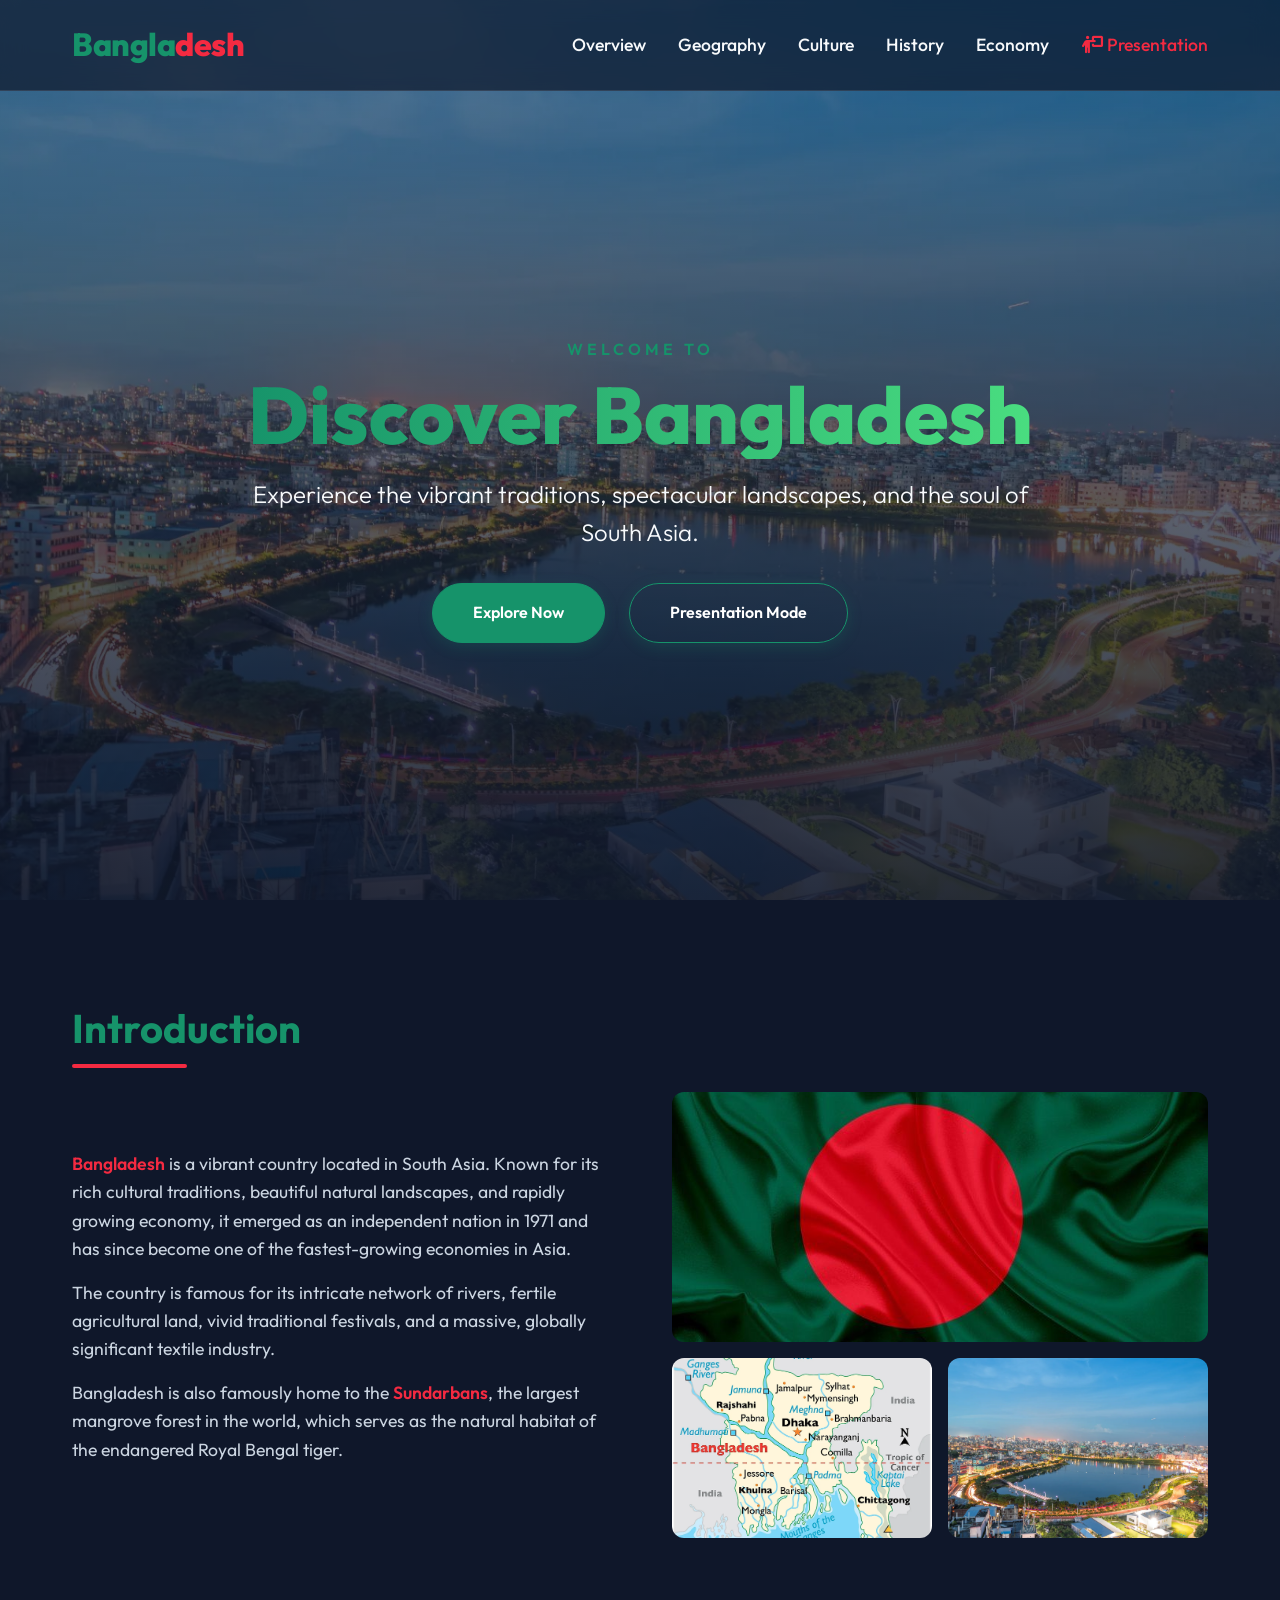
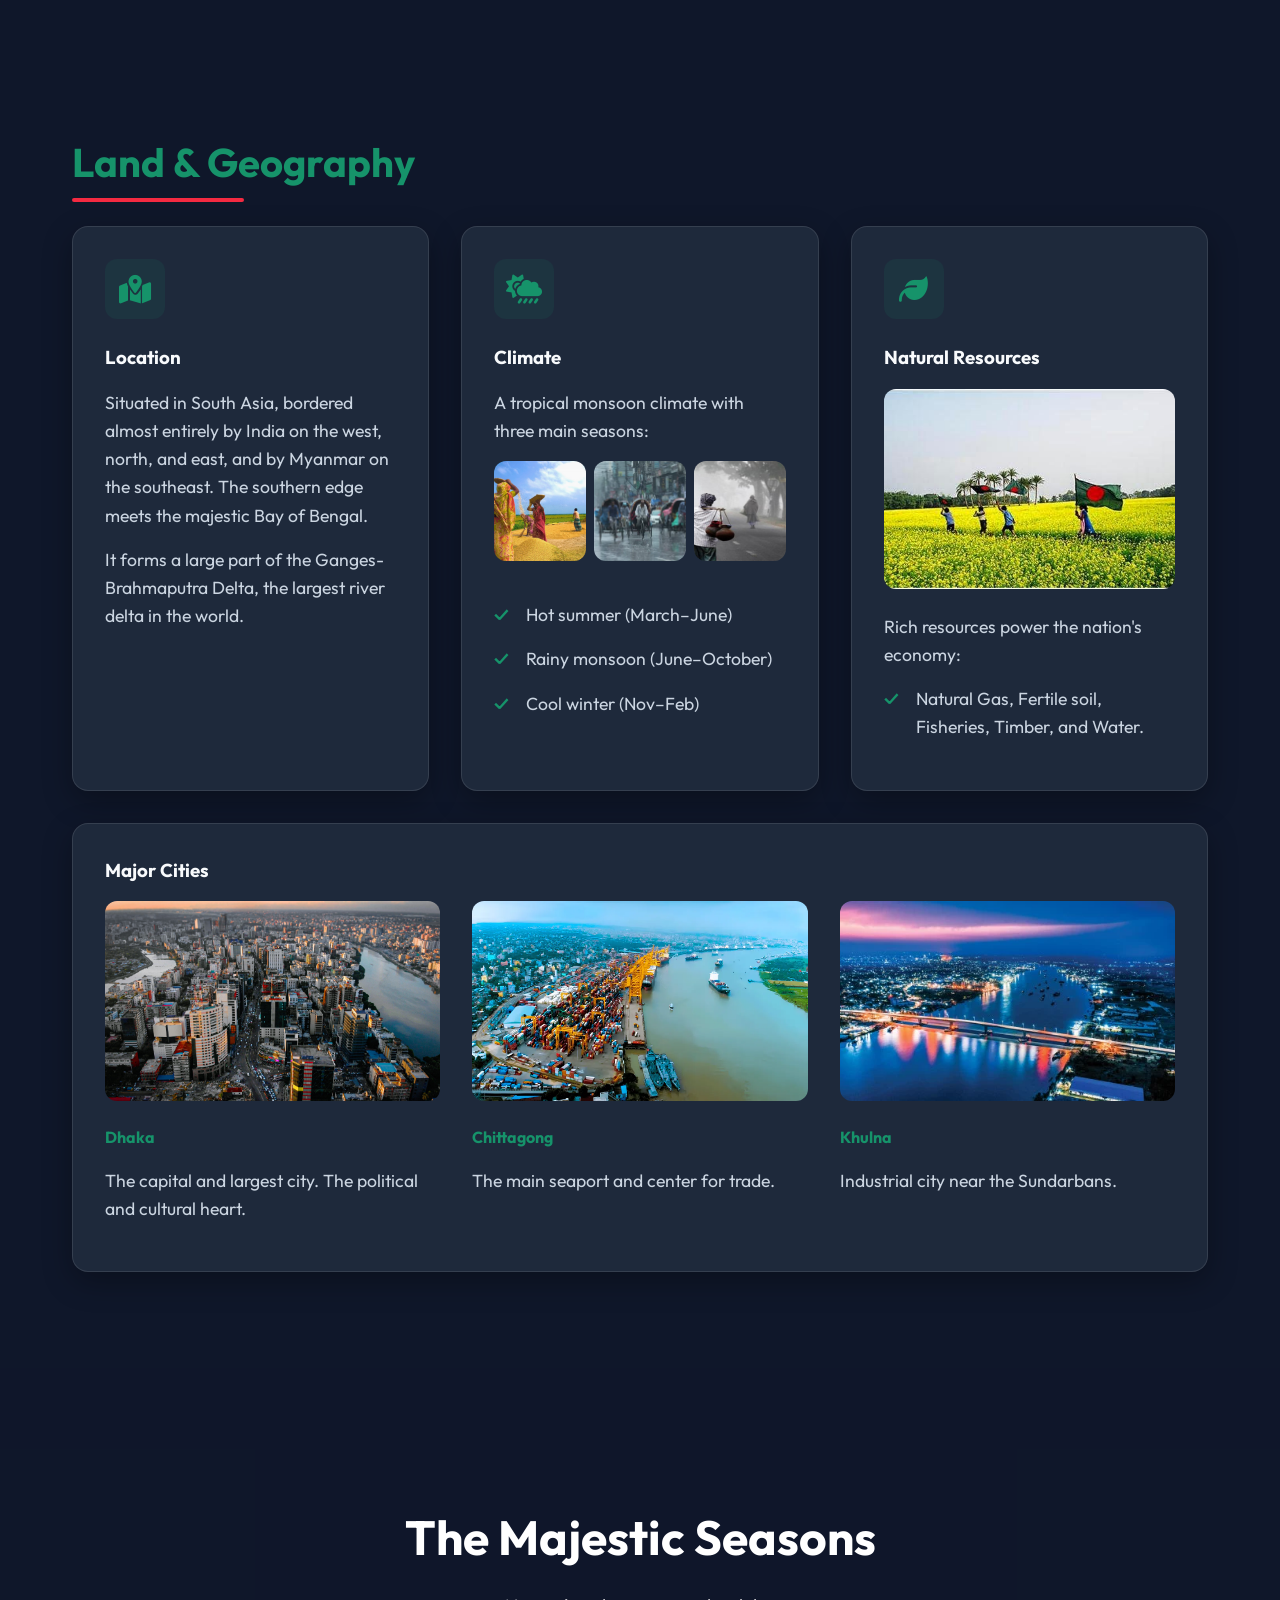
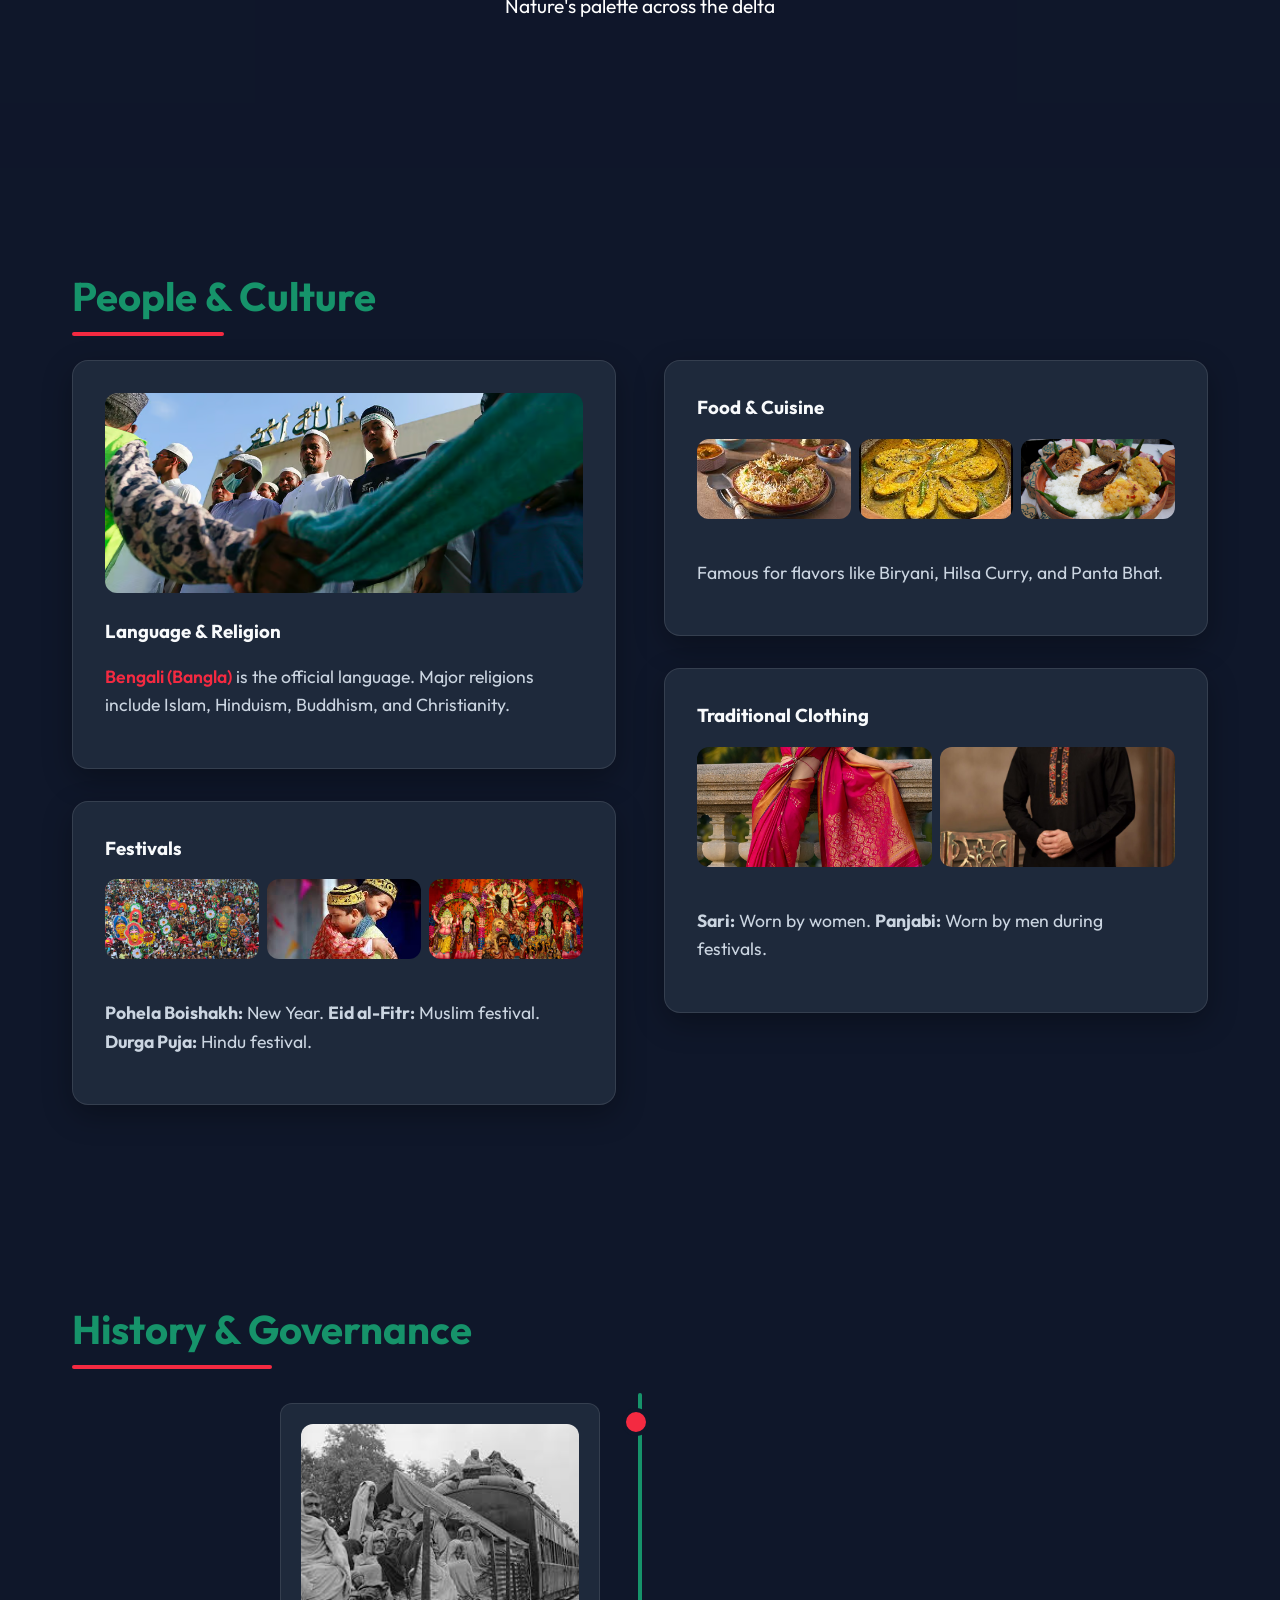
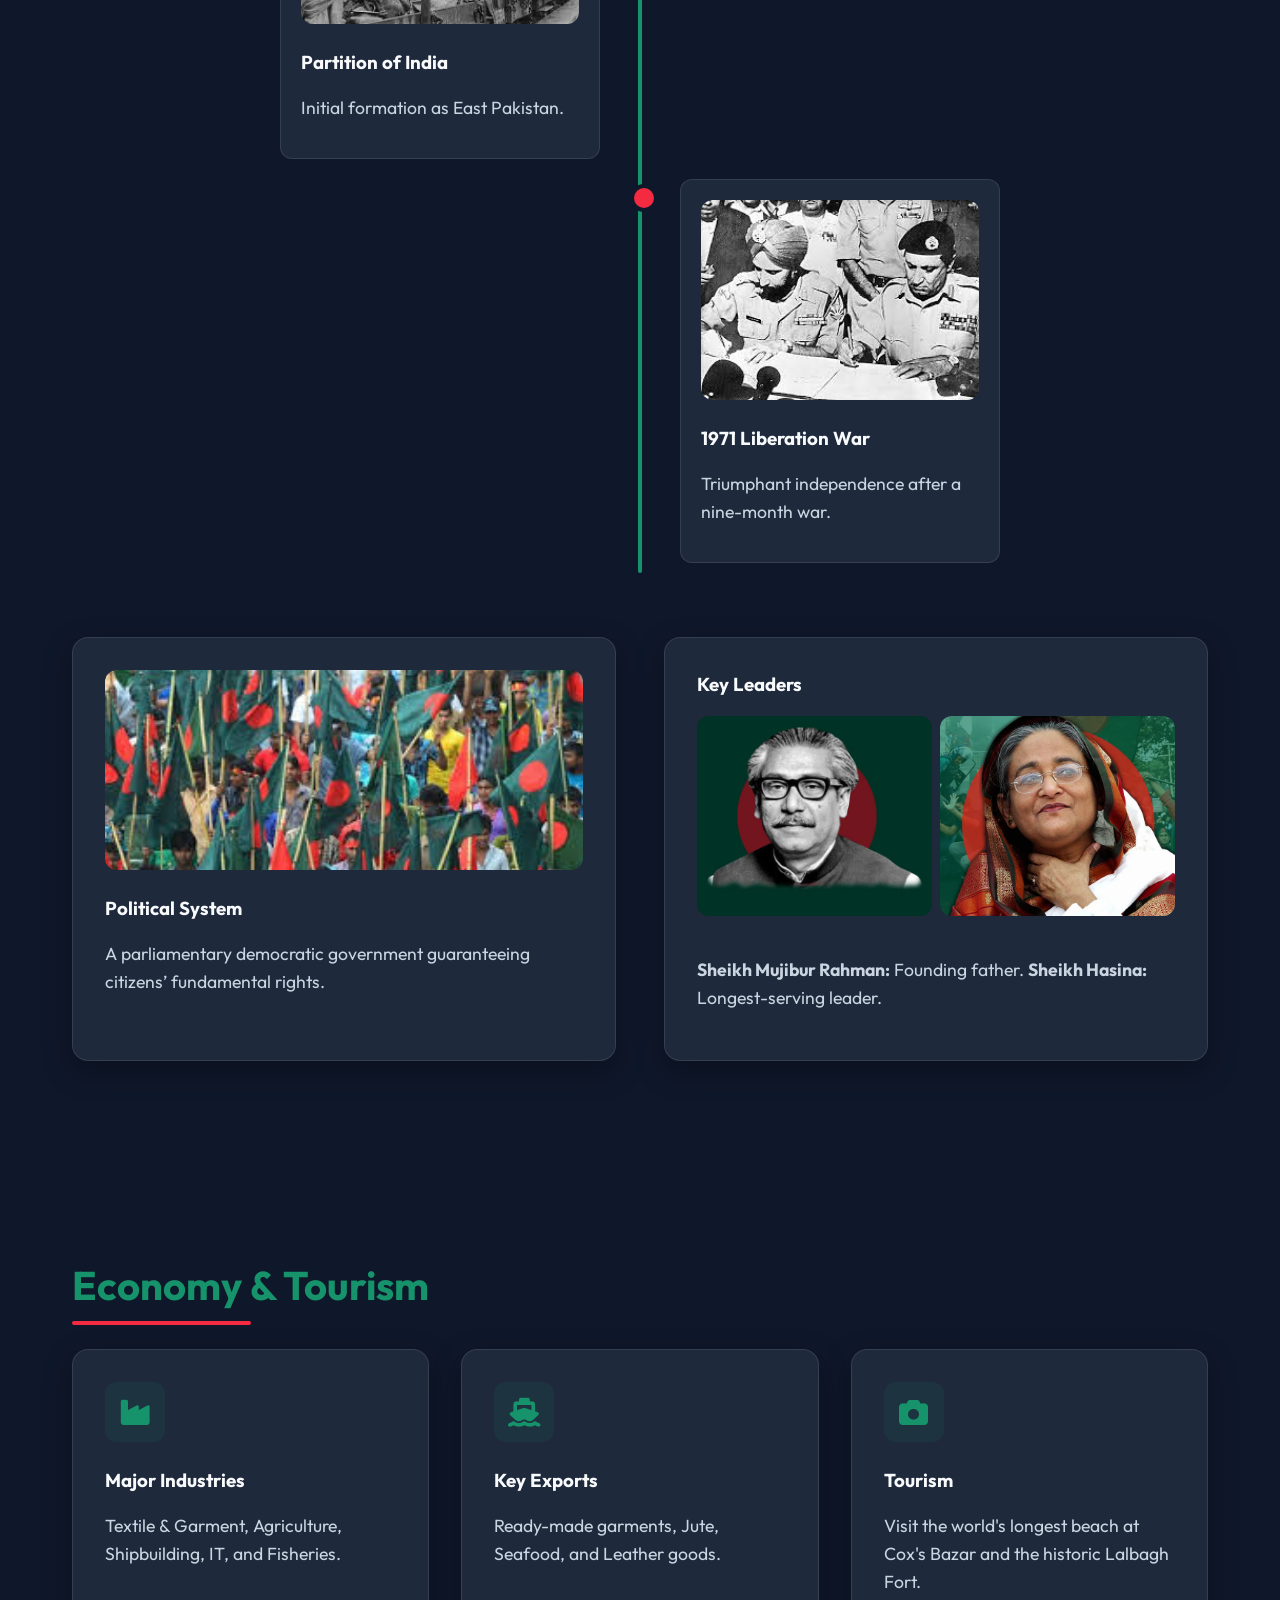
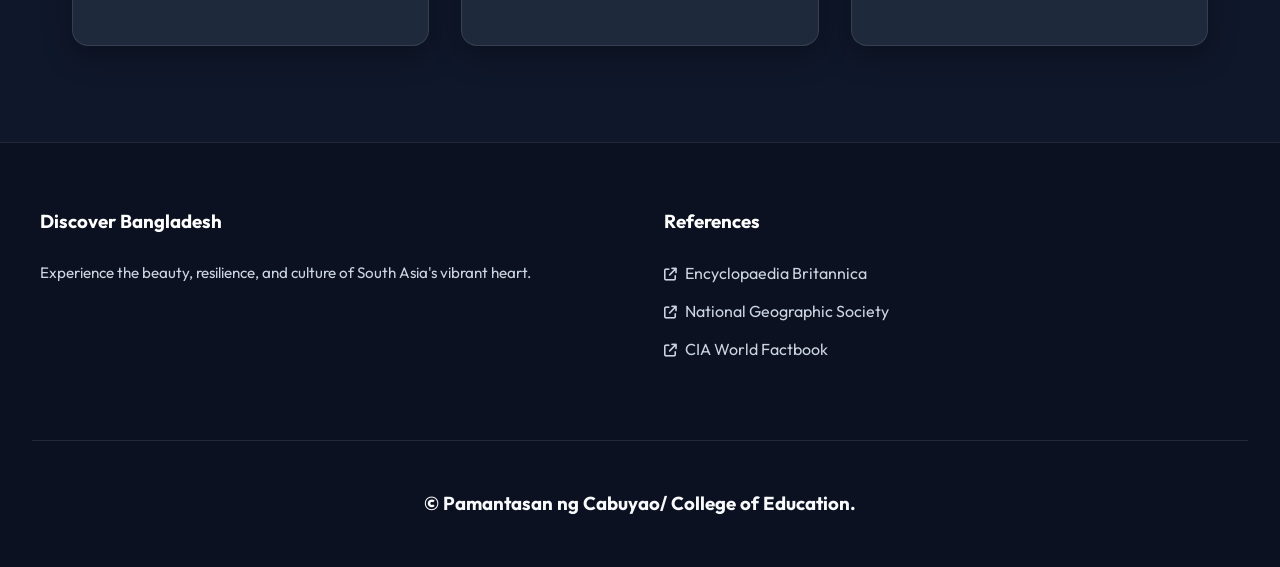
<file: index.html>
<!DOCTYPE html>
<html lang="en">

<head>
  <meta charset="UTF-8">
  <meta name="viewport" content="width=device-width, initial-scale=1.0">
  <meta name="description"
    content="Discover Bangladesh - A vibrant country in South Asia with rich cultural traditions, beautiful natural landscapes, and a fast-growing economy.">
  <title>Discover Bangladesh</title>

  <!-- Modern Fonts -->
  <link rel="preconnect" href="https://fonts.googleapis.com">
  <link rel="preconnect" href="https://fonts.gstatic.com" crossorigin>
  <link
    href="https://fonts.googleapis.com/css2?family=Inter:wght@300;400;500;600&family=Outfit:wght@400;600;700;800&display=swap"
    rel="stylesheet">

  <!-- CSS -->
  <link rel="stylesheet" href="styles.css">

  <!-- FontAwesome for Icons -->
  <link rel="stylesheet" href="https://cdnjs.cloudflare.com/ajax/libs/font-awesome/6.4.0/css/all.min.css">
</head>

<body>

  <!-- Header & Navigation -->
  <header>
    <div class="nav-container">
      <a href="#home" class="logo">Bangla<span>desh</span></a>
      <button class="menu-btn">&#9776;</button>
      <ul class="nav-links">
        <li><a href="#overview">Overview</a></li>
        <li><a href="#geography">Geography</a></li>
        <li><a href="#culture">Culture</a></li>
        <li><a href="#history">History</a></li>
        <li><a href="#economy">Economy</a></li>
        <li><a href="presentation.html" class="presentation-link"><i class="fa-solid fa-person-chalkboard"></i>
            Presentation</a></li>
      </ul>
    </div>
  </header>

  <!-- Hero Section -->
  <section id="home" class="hero"
    style="background-image: linear-gradient(rgba(15, 23, 42, 0.4), rgba(15, 23, 42, 0.9)), url('assets/ASSETS2/bangladesh.jpg');">
    <div class="hero-content">
      <span class="welcome-text">Welcome to</span>
      <h1 class="hero-title">Discover Bangladesh</h1>
      <p class="hero-subtitle">Experience the vibrant traditions, spectacular landscapes, and the soul of South Asia.
      </p>
      <div class="hero-btns">
        <a href="#overview" class="hero-btn">Explore Now</a>
        <a href="presentation.html" class="hero-btn slide-btn">Presentation Mode</a>
      </div>
    </div>
  </section>

  <!-- Overview Section -->
  <section id="overview" class="section-container hidden-element">
    <h2 class="hidden-element">Introduction</h2>
    <div class="overview-grid">
      <div class="hidden-element">
        <p><span class="highlight-text">Bangladesh</span> is a vibrant country located in South Asia. Known for its rich
          cultural traditions, beautiful natural landscapes, and rapidly growing economy, it emerged as an independent
          nation in 1971 and has since become one of the fastest-growing economies in Asia.</p>
        <p>The country is famous for its intricate network of rivers, fertile agricultural land, vivid traditional
          festivals, and a massive, globally significant textile industry.</p>
        <p>Bangladesh is also famously home to the <span class="highlight-text">Sundarbans</span>, the largest mangrove
          forest in the world, which serves as the natural habitat of the endangered Royal Bengal tiger.</p>
      </div>
      <div class="overview-images hidden-element">
        <img src="assets/ASSETS2/flag.jpg" alt="Flag of Bangladesh">
        <img src="assets/ASSETS2/map.jpg" alt="Map of Bangladesh">
        <img src="assets/ASSETS2/bangladesh.jpg" alt="Scenic Landscape">
      </div>
    </div>
  </section>

  <!-- Land and Geography -->
  <section id="geography" class="section-container">
    <h2 class="hidden-element">Land & Geography</h2>

    <div class="grid-3">
      <!-- Location -->
      <div class="glass-card hidden-element">
        <div class="icon-box"><i class="fa-solid fa-map-location-dot"></i></div>
        <h3>Location</h3>
        <p>Situated in South Asia, bordered almost entirely by India on the west, north, and east, and by Myanmar on the
          southeast. The southern edge meets the majestic Bay of Bengal.</p>
        <p>It forms a large part of the Ganges-Brahmaputra Delta, the largest river delta in the world.</p>
      </div>

      <!-- Climate -->
      <div class="glass-card hidden-element">
        <div class="icon-box"><i class="fa-solid fa-cloud-sun-rain"></i></div>
        <h3>Climate</h3>
        <p>A tropical monsoon climate with three main seasons:</p>
        <div class="grid-3" style="gap: 0.5rem; margin-top: 1rem;">
          <div class="card-image-wrapper"><img src="assets/ASSETS2/hotsummer.jpg" alt="Summer" style="height: 100px;">
          </div>
          <div class="card-image-wrapper"><img src="assets/ASSETS2/rainmonsoon.jpg" alt="Monsoon"
              style="height: 100px;"></div>
          <div class="card-image-wrapper"><img src="assets/ASSETS2/Winter-Season-in-Bangladesh.jpg" alt="Winter"
              style="height: 100px;"></div>
        </div>
        <ul class="feature-list" style="margin-top: 1rem;">
          <li>Hot summer (March–June)</li>
          <li>Rainy monsoon (June–October)</li>
          <li>Cool winter (Nov–Feb)</li>
        </ul>
      </div>

      <!-- Natural Resources -->
      <div class="glass-card hidden-element">
        <div class="icon-box"><i class="fa-solid fa-leaf"></i></div>
        <h3>Natural Resources</h3>
        <div class="card-image-wrapper">
          <img src="assets/ASSETS2/naturalresources.jpg" alt="Natural Resources">
        </div>
        <p>Rich resources power the nation's economy:</p>
        <ul class="feature-list">
          <li>Natural Gas, Fertile soil, Fisheries, Timber, and Water.</li>
        </ul>
      </div>
    </div>

    <!-- Major Cities -->
    <div class="glass-card hidden-element" style="margin-top: 2rem;">
      <h3>Major Cities</h3>
      <div class="grid-3" style="margin-top: 1rem;">
        <div>
          <div class="card-image-wrapper"><img src="assets/ASSETS2/dhaka.jpg" alt="Dhaka"></div>
          <h4 style="color:var(--primary-light)">Dhaka</h4>
          <p>The capital and largest city. The political and cultural heart.</p>
        </div>
        <div>
          <div class="card-image-wrapper"><img src="assets/ASSETS2/Chittagong.jpg" alt="Chittagong"></div>
          <h4 style="color:var(--primary-light)">Chittagong</h4>
          <p>The main seaport and center for trade.</p>
        </div>
        <div>
          <div class="card-image-wrapper"><img src="assets/ASSETS2/Khulna.jpg" alt="Khulna"></div>
          <h4 style="color:var(--primary-light)">Khulna</h4>
          <p>Industrial city near the Sundarbans.</p>
        </div>
      </div>
    </div>
  </section>

  <!-- Visual Break Banner -->
  <div class="image-banner" style="background-image: url('assets/ASSETS2/Winter-Season-in-Bangladesh.jpg');">
    <div class="banner-content hidden-element">
      <h2>The Majestic Seasons</h2>
      <p style="color: #fff; font-size: 1.2rem; margin-top: 1rem;">Nature's palette across the delta</p>
    </div>
  </div>

  <!-- People & Culture -->
  <section id="culture" class="section-container">
    <h2 class="hidden-element">People & Culture</h2>

    <div class="grid-2">
      <div class="hidden-element">
        <div class="glass-card" style="margin-bottom: 2rem;">
          <div class="card-image-wrapper"><img src="assets/ASSETS2/religion.jpg" alt="Religion"></div>
          <h3>Language & Religion</h3>
          <p><span class="highlight-text">Bengali (Bangla)</span> is the official language. Major religions include
            Islam, Hinduism, Buddhism, and Christianity.</p>
        </div>

        <div class="glass-card">
          <h3>Festivals</h3>
          <div class="grid-3" style="gap: 0.5rem;">
            <div class="card-image-wrapper"><img src="assets/ASSETS2/Pohela.jpg" alt="Pohela Boishakh"
                style="height:80px;"></div>
            <div class="card-image-wrapper"><img src="assets/ASSETS2/Eid al-Fitr.jpg" alt="Eid" style="height:80px;">
            </div>
            <div class="card-image-wrapper"><img src="assets/ASSETS2/DurgaPuja.jpg" alt="Durga Puja"
                style="height:80px;"></div>
          </div>
          <p style="margin-top:1rem;"><strong>Pohela Boishakh:</strong> New Year. <strong>Eid al-Fitr:</strong> Muslim
            festival. <strong>Durga Puja:</strong> Hindu festival.</p>
        </div>
      </div>

      <div class="hidden-element">
        <div class="glass-card" style="margin-bottom: 2rem;">
          <h3>Food & Cuisine</h3>
          <div class="grid-3" style="gap: 0.5rem;">
            <div class="card-image-wrapper"><img src="assets/ASSETS2/Biryani.jpg" alt="Biryani" style="height:80px;">
            </div>
            <div class="card-image-wrapper"><img src="assets/ASSETS2/Hilsa fish curry.jpg" alt="Hilsa"
                style="height:80px;"></div>
            <div class="card-image-wrapper"><img src="assets/ASSETS2/Panta Bhat.jpg" alt="Panta Bhat"
                style="height:80px;"></div>
          </div>
          <p style="margin-top:1rem;">Famous for flavors like Biryani, Hilsa Curry, and Panta Bhat.</p>
        </div>

        <div class="glass-card">
          <h3>Traditional Clothing</h3>
          <div class="grid-2" style="gap: 0.5rem;">
            <div class="card-image-wrapper"><img src="assets/ASSETS2/Saree.jpg" alt="Sari" style="height:120px;"></div>
            <div class="card-image-wrapper"><img src="assets/ASSETS2/Panjabi.jpg" alt="Panjabi" style="height:120px;">
            </div>
          </div>
          <p style="margin-top:1rem;"><strong>Sari:</strong> Worn by women. <strong>Panjabi:</strong> Worn by men during
            festivals.</p>
        </div>
      </div>
    </div>
  </section>

  <!-- History & Government -->
  <section id="history" class="section-container">
    <h2 class="hidden-element">History & Governance</h2>

    <div class="timeline hidden-element">
      <div class="timeline-item left">
        <div class="timeline-content">
          <div class="card-image-wrapper"><img src="assets/ASSETS2/Partition of India.jpg" alt="Partition"></div>
          <h3>Partition of India</h3>
          <p>Initial formation as East Pakistan.</p>
        </div>
      </div>
      <div class="timeline-item right">
        <div class="timeline-content">
          <div class="card-image-wrapper"><img src="assets/ASSETS2/Bangladesh Liberation War.jpg" alt="Liberation War">
          </div>
          <h3>1971 Liberation War</h3>
          <p>Triumphant independence after a nine-month war.</p>
        </div>
      </div>
    </div>

    <div class="grid-2" style="margin-top: 4rem;">
      <div class="glass-card hidden-element">
        <div class="card-image-wrapper"><img src="assets/ASSETS2/politicalsystem.jpg" alt="Political System"></div>
        <h3>Political System</h3>
        <p>A parliamentary democratic government guaranteeing citizens’ fundamental rights.</p>
      </div>

      <div class="glass-card hidden-element">
        <h3>Key Leaders</h3>
        <div class="grid-2" style="gap: 0.5rem;">
          <div class="card-image-wrapper"><img src="assets/ASSETS2/Sheikh Mujibur Rahman.jpg" alt="Mujib"></div>
          <div class="card-image-wrapper"><img src="assets/ASSETS2/Sheikh Hasina.jpg" alt="Hasina"></div>
        </div>
        <p style="margin-top:1rem;"><strong>Sheikh Mujibur Rahman:</strong> Founding father. <strong>Sheikh
            Hasina:</strong> Longest-serving leader.</p>
      </div>
    </div>
  </section>

  <!-- Economy & Tourism -->
  <section id="economy" class="section-container">
    <h2 class="hidden-element">Economy & Tourism</h2>

    <div class="grid-3">
      <div class="glass-card hidden-element">
        <div class="icon-box"><i class="fa-solid fa-industry"></i></div>
        <h3>Major Industries</h3>
        <p>Textile & Garment, Agriculture, Shipbuilding, IT, and Fisheries.</p>
      </div>

      <div class="glass-card hidden-element">
        <div class="icon-box"><i class="fa-solid fa-ship"></i></div>
        <h3>Key Exports</h3>
        <p>Ready-made garments, Jute, Seafood, and Leather goods.</p>
      </div>

      <div class="glass-card hidden-element">
        <div class="icon-box"><i class="fa-solid fa-camera"></i></div>
        <h3>Tourism</h3>
        <p>Visit the world's longest beach at Cox's Bazar and the historic Lalbagh Fort.</p>
      </div>
    </div>
  </section>

  <!-- Footer -->
  <footer>
    <div class="footer-content">
      <div class="footer-section">
        <h3>Discover Bangladesh</h3>
        <p style="color: var(--text-muted); font-size: 0.95rem;">Experience the beauty, resilience, and culture of South
          Asia's vibrant heart.</p>
      </div>

      <div class="footer-section">
        <h3>References</h3>
        <ul class="footer-links">
          <li><a href="https://www.britannica.com" target="_blank"><i class="fa-solid fa-arrow-up-right-from-square"
                style="font-size: 0.8rem; margin-right: 0.5rem;"></i>Encyclopaedia Britannica</a></li>
          <li><a href="https://www.nationalgeographic.com" target="_blank"><i
                class="fa-solid fa-arrow-up-right-from-square"
                style="font-size: 0.8rem; margin-right: 0.5rem;"></i>National Geographic Society</a></li>
          <li><a href="https://www.cia.gov/the-world-factbook/" target="_blank"><i
                class="fa-solid fa-arrow-up-right-from-square" style="font-size: 0.8rem; margin-right: 0.5rem;"></i>CIA
              World Factbook</a></li>
        </ul>
      </div>
    </div>

    <div class="copyright">
      <p>
      <h3>&copy; Pamantasan ng Cabuyao/ College of Education.</h3>
      </p>
    </div>
  </footer>

  <!-- Scripts -->
  <script src="script.js"></script>
</body>

</html>
</file>
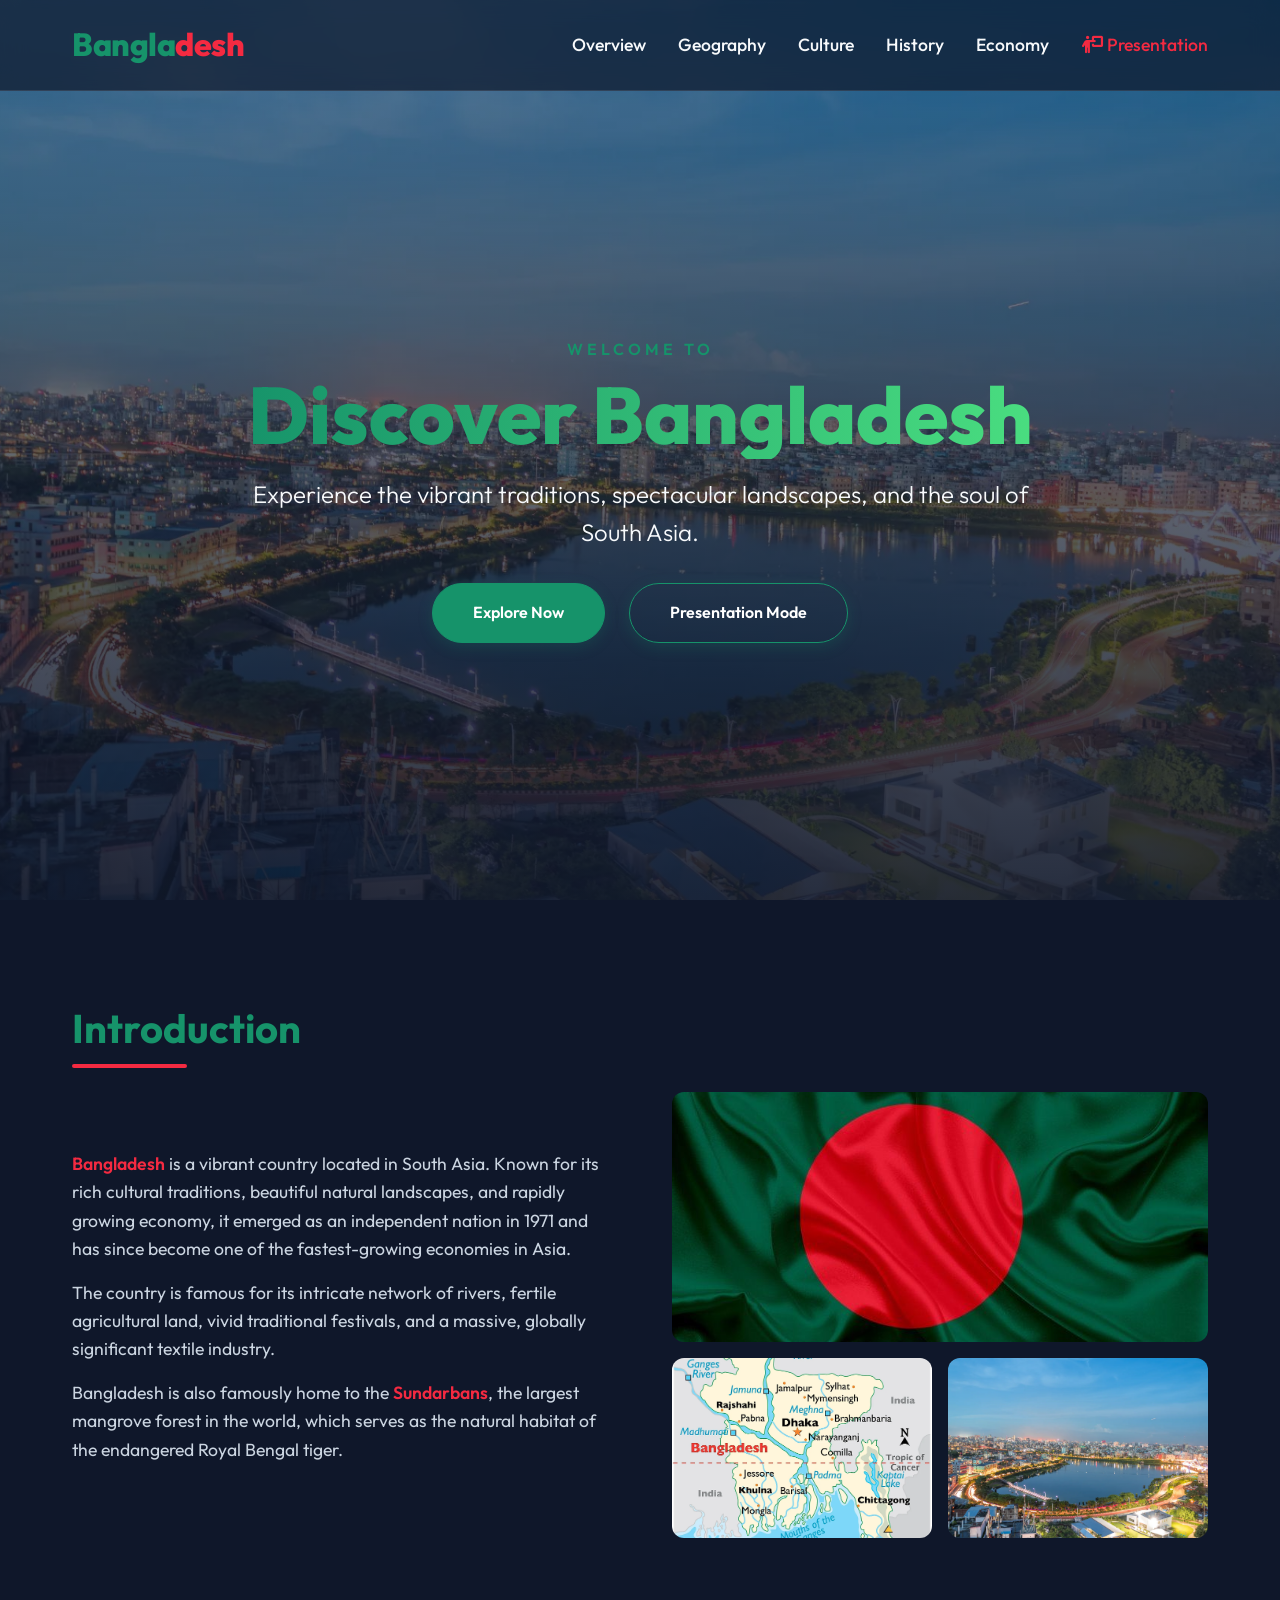
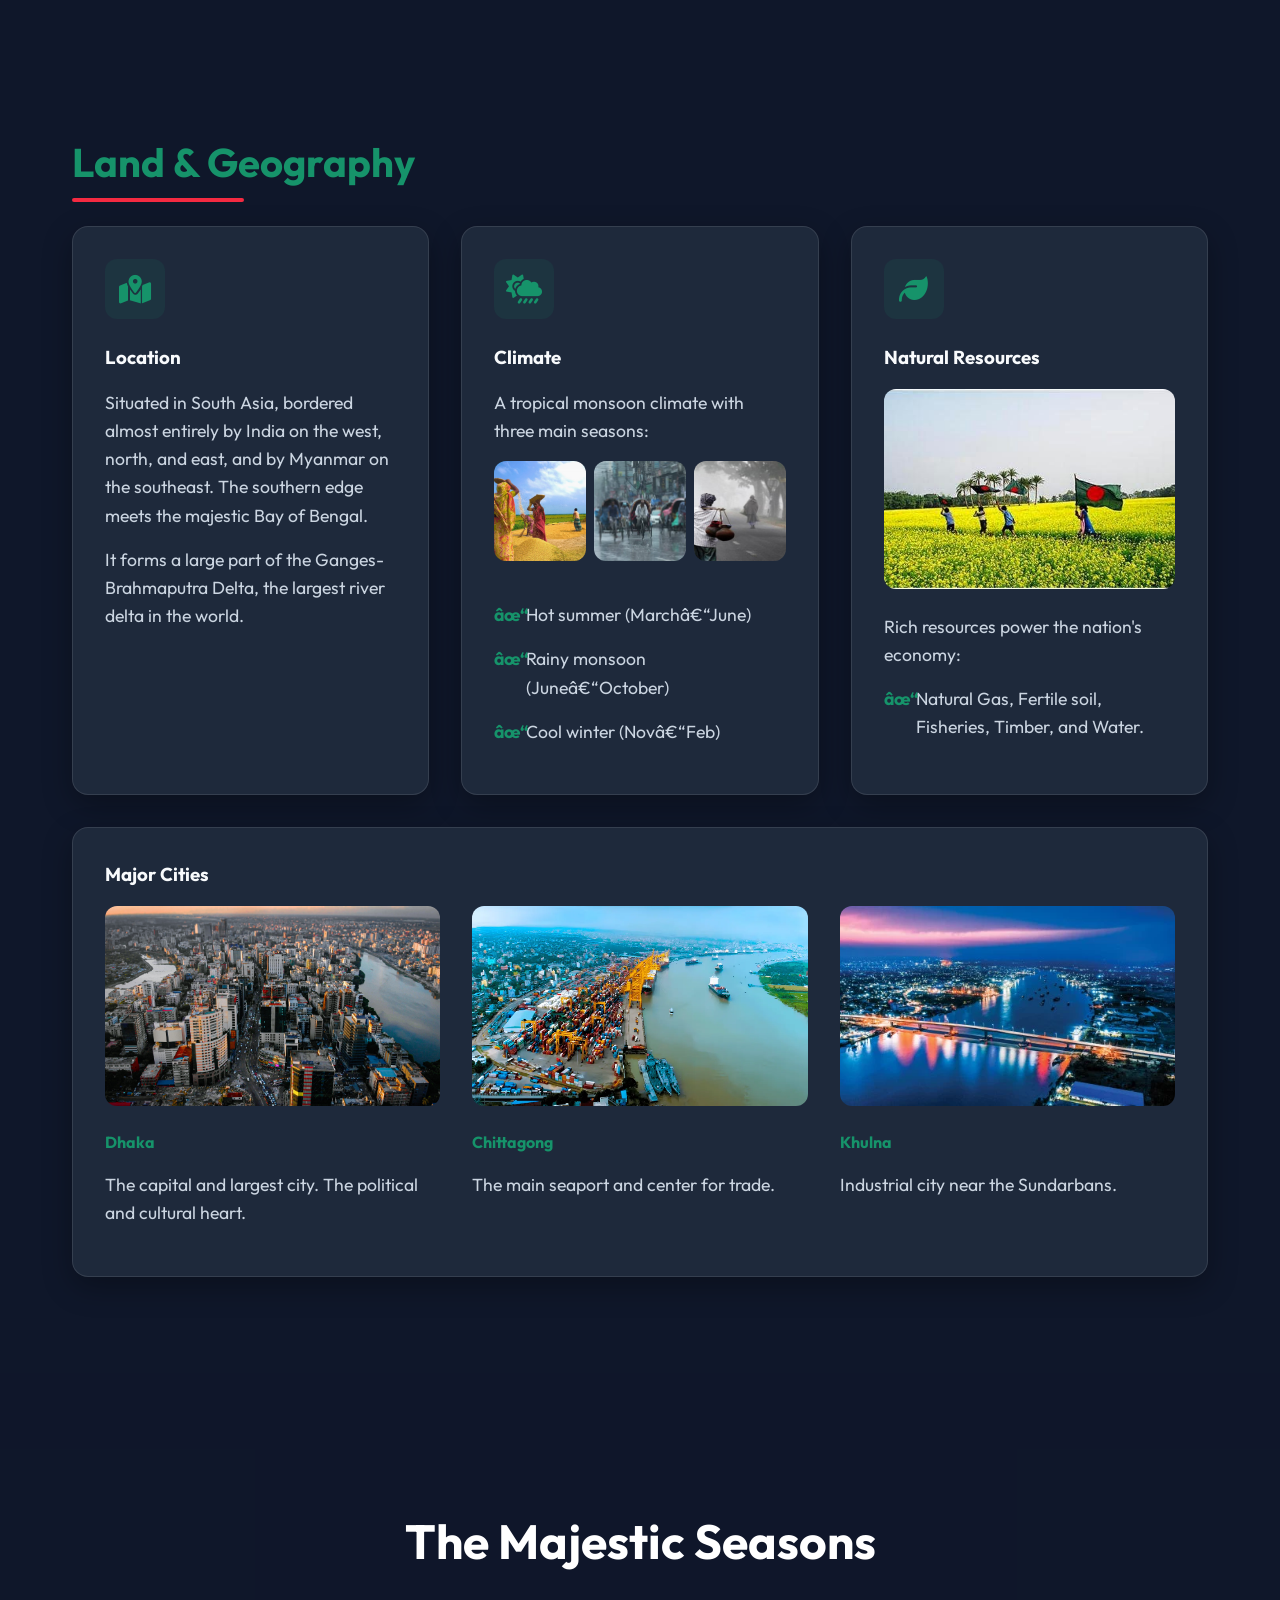
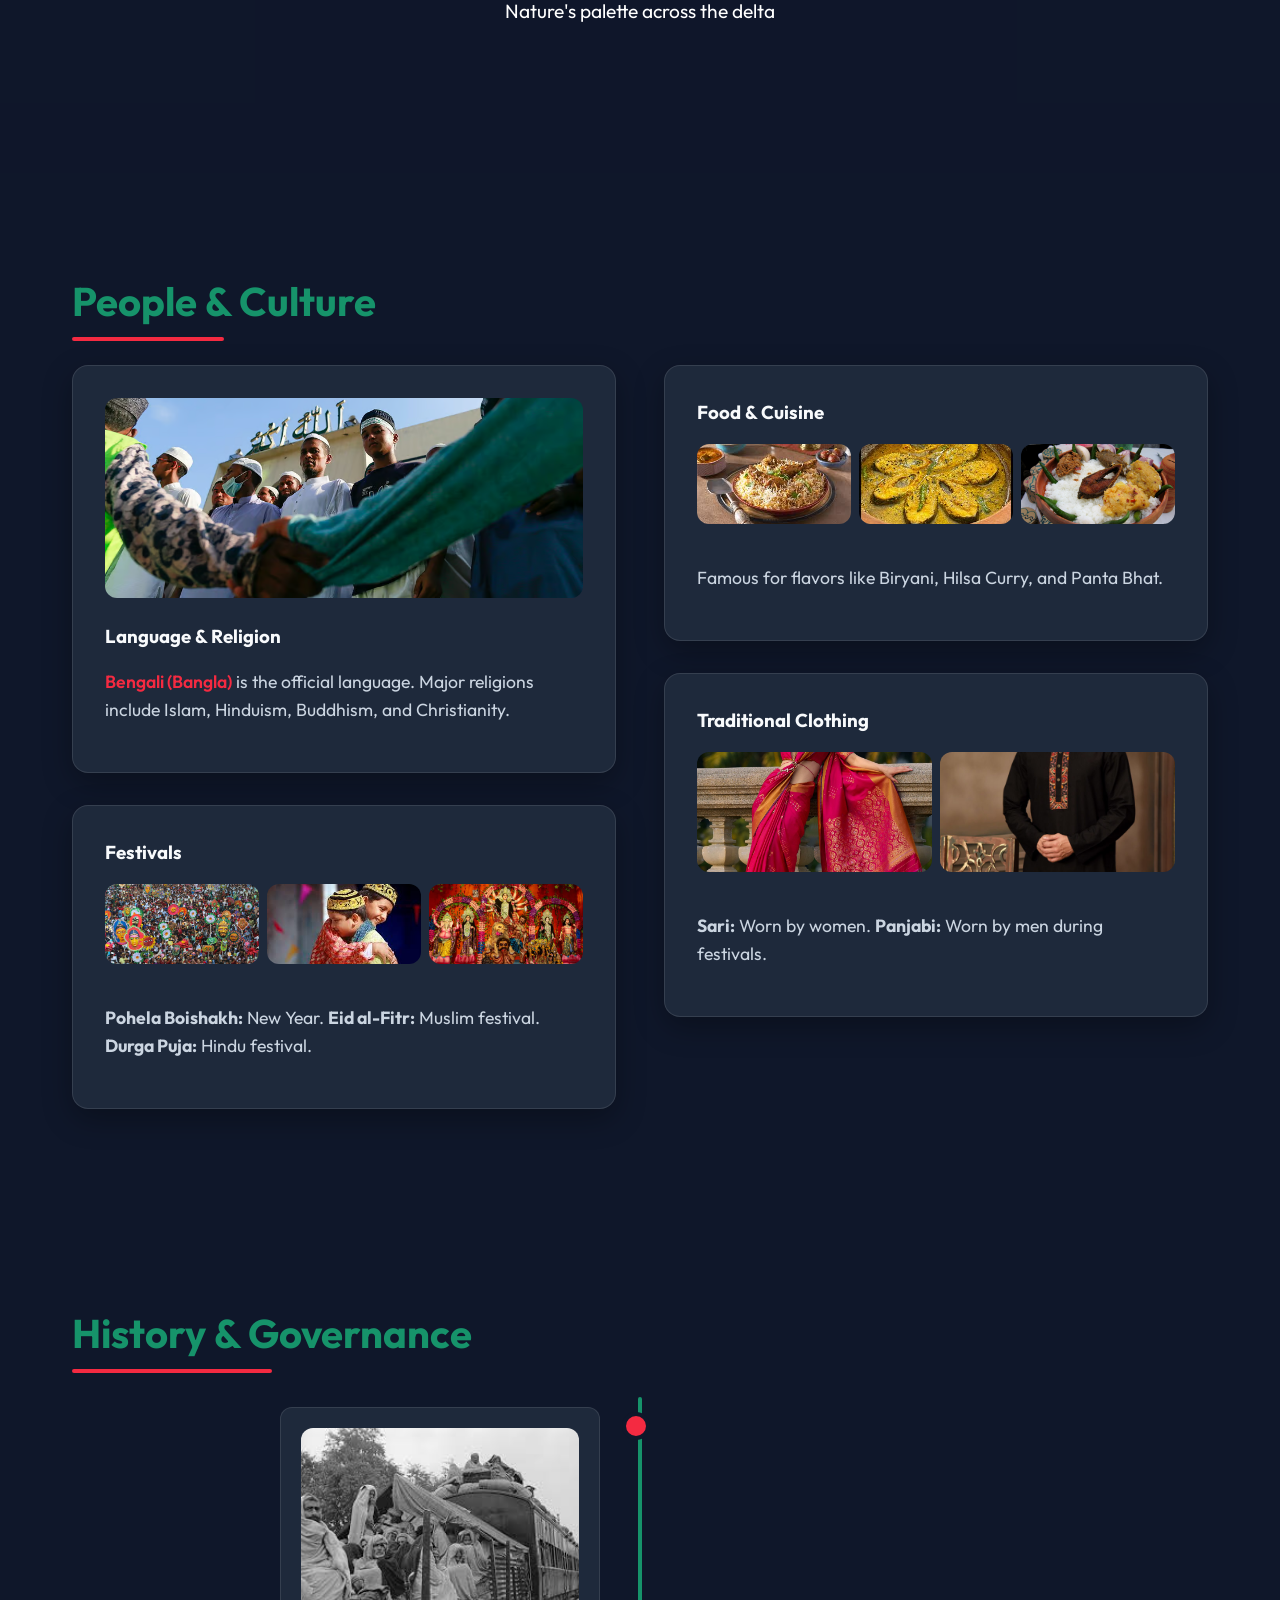
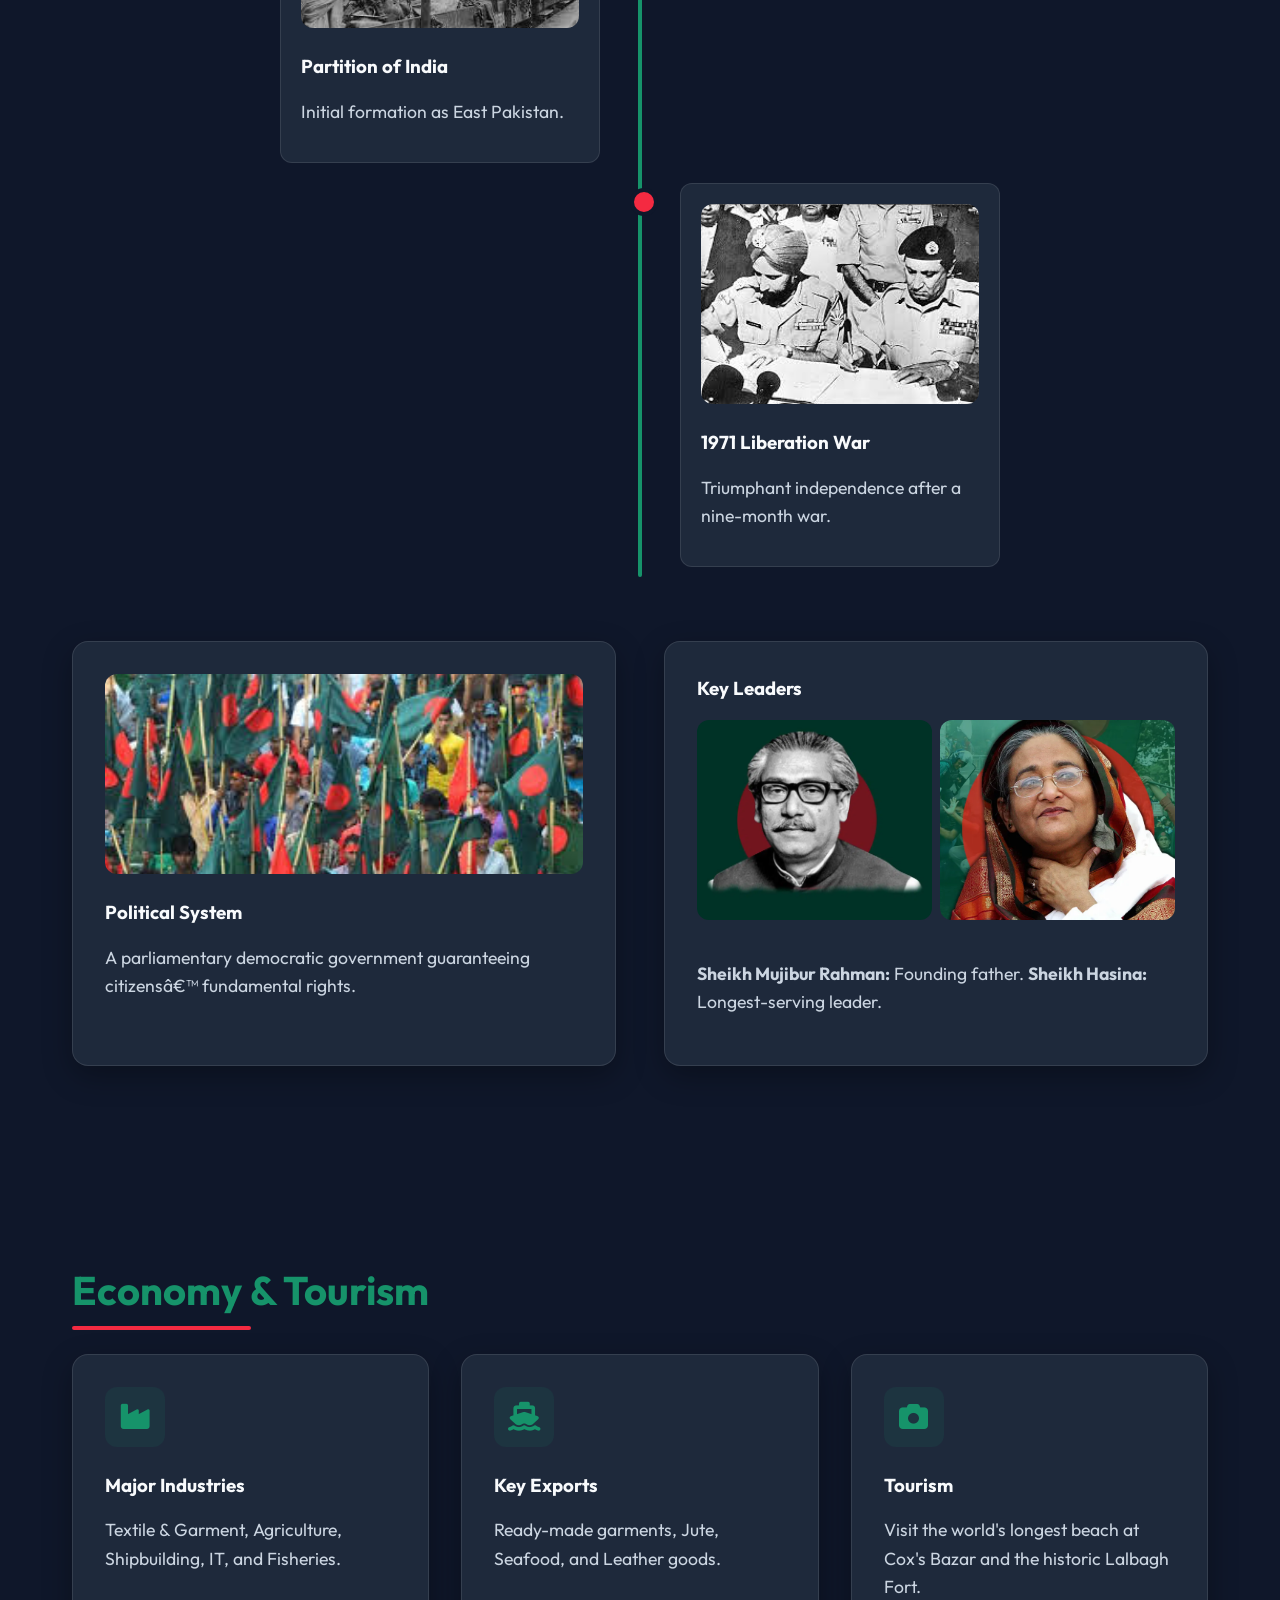
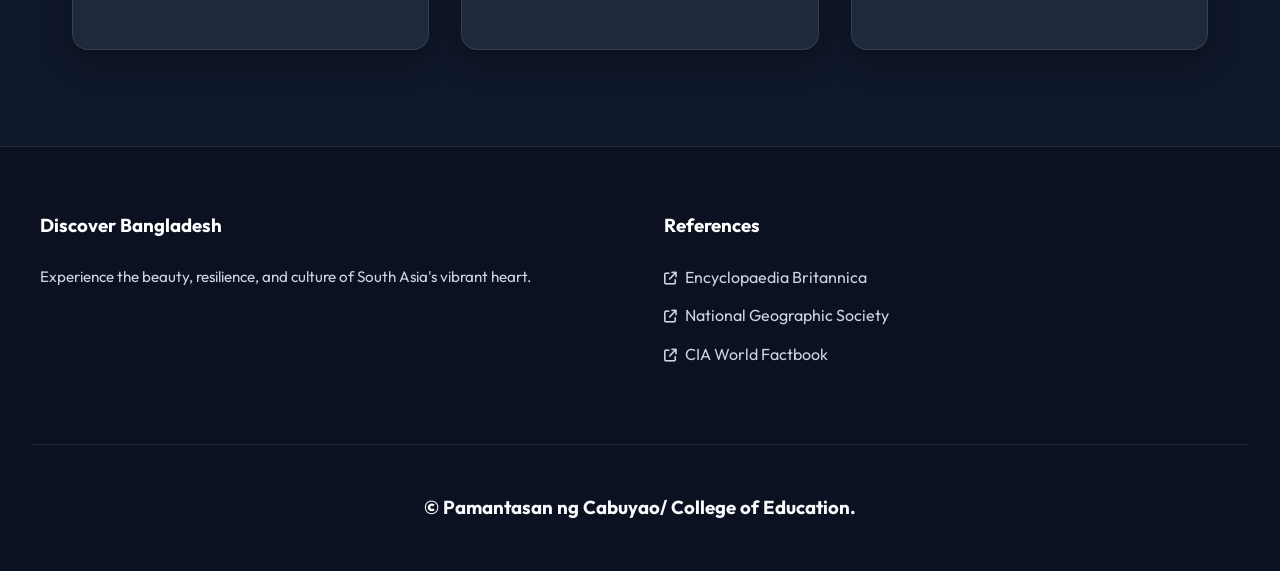
<file: Discover_Bangladesh_Full.html>
<!DOCTYPE html>
<html lang="en">

<head>
  <meta charset="UTF-8">
  <meta name="viewport" content="width=device-width, initial-scale=1.0">
  <meta name="description"
    content="Discover Bangladesh - A vibrant country in South Asia with rich cultural traditions, beautiful natural landscapes, and a fast-growing economy.">
  <title>Discover Bangladesh</title>

  <!-- Modern Fonts -->
  <link rel="preconnect" href="https://fonts.googleapis.com">
  <link rel="preconnect" href="https://fonts.gstatic.com" crossorigin>
  <link
    href="https://fonts.googleapis.com/css2?family=Inter:wght@300;400;500;600&family=Outfit:wght@400;600;700;800&display=swap"
    rel="stylesheet">

  <!-- CSS -->
  <style>:root {
    /* Colors */
    --primary-color: #006a4e;
    /* Bangladesh Green */
    --primary-light: #16936a;
    --secondary-color: #f42a41;
    /* Bangladesh Red */
    --bg-dark: #0f172a;
    /* Slate 900 for modern dark mode base */
    --bg-dark-elem: #1e293b;
    /* Slate 800 */
    --text-main: #f8fafc;
    /* Slate 50 */
    --text-muted: #cbd5e1;
    /* Slate 300 */
    --glass-bg: rgba(15, 23, 42, 0.7);
    --glass-border: rgba(255, 255, 255, 0.1);

    /* Typography */
    --font-main: 'Outfit', 'Inter', sans-serif;
    --font-heading: 'Outfit', 'Inter', sans-serif;

    /* Transitions */
    --transition-fast: 0.2s ease;
    --transition-normal: 0.3s ease;
}

* {
    margin: 0;
    padding: 0;
    box-sizing: border-box;
}

html {
    scroll-behavior: smooth;
}

body {
    font-family: var(--font-main);
    background-color: var(--bg-dark);
    color: var(--text-main);
    line-height: 1.6;
    overflow-x: hidden;
}

/* Typography styles */
h1,
h2,
h3,
h4,
h5 {
    font-family: var(--font-heading);
    font-weight: 700;
    margin-bottom: 1rem;
}

h2 {
    font-size: 2.5rem;
    color: var(--primary-light);
    display: inline-block;
    margin-bottom: 2rem;
    position: relative;
}

h2::after {
    content: '';
    position: absolute;
    left: 0;
    bottom: -0.5rem;
    width: 50%;
    height: 4px;
    background-color: var(--secondary-color);
    border-radius: 2px;
}

p {
    color: var(--text-muted);
    margin-bottom: 1rem;
    font-size: 1.1rem;
}

ul {
    list-style: none;
    color: var(--text-muted);
}

/* Glassmorphism Navbar */
header {
    position: fixed;
    top: 0;
    width: 100%;
    z-index: 1000;
    background: var(--glass-bg);
    backdrop-filter: blur(12px);
    -webkit-backdrop-filter: blur(12px);
    border-bottom: 1px solid var(--glass-border);
    transition: all var(--transition-normal);
}

header.scrolled {
    background: rgba(15, 23, 42, 0.95);
    box-shadow: 0 4px 20px rgba(0, 0, 0, 0.5);
}

.nav-container {
    max-width: 1200px;
    margin: 0 auto;
    display: flex;
    justify-content: space-between;
    align-items: center;
    padding: 1.2rem 2rem;
}

.logo {
    font-size: 2rem;
    font-weight: 800;
    color: var(--primary-light);
    text-decoration: none;
    letter-spacing: -0.5px;
    display: flex;
    align-items: center;
    gap: 0;
}

.logo span {
    color: var(--secondary-color);
}

.nav-links {
    display: flex;
    gap: 2rem;
}

.nav-links li a {
    color: var(--text-main);
    text-decoration: none;
    font-weight: 500;
    font-size: 1.1rem;
    transition: color var(--transition-fast);
    position: relative;
}

.nav-links li a::after {
    content: '';
    position: absolute;
    width: 0;
    height: 2px;
    bottom: -4px;
    left: 0;
    background-color: var(--secondary-color);
    transition: width var(--transition-normal);
}

.nav-links li a:hover {
    color: var(--primary-light);
}

.nav-links li a:hover::after {
    width: 100%;
}

/* Mobile Menu Button */
.menu-btn {
    display: none;
    background: none;
    border: none;
    color: var(--text-main);
    font-size: 1.8rem;
    cursor: pointer;
}

/* Hero Section */
.hero {
    min-height: 100vh;
    background: linear-gradient(rgba(15, 23, 42, 0.5), rgba(15, 23, 42, 0.8)), url('https://images.unsplash.com/photo-1601004812239-44d4850a11ab?q=80&w=2000&auto=format&fit=crop') no-repeat center center/cover;
    display: flex;
    align-items: center;
    justify-content: center;
    text-align: center;
    padding: 0 2rem;
    position: relative;
}

.hero-content {
    max-width: 800px;
    margin-top: 5rem;
    animation: fadeIn 1.5s ease;
}

.welcome-text {
    text-transform: uppercase;
    letter-spacing: 4px;
    font-size: 1rem;
    font-weight: 600;
    color: var(--primary-light);
    display: block;
    margin-bottom: 0.5rem;
}

.hero-title {
    font-size: 5rem;
    font-weight: 800;
    margin-bottom: 1rem;
    background: linear-gradient(to right, #16936a, #4ade80);
    -webkit-background-clip: text;
    background-clip: text;
    -webkit-text-fill-color: transparent;
    line-height: 1.1;
}

.hero-subtitle {
    font-size: 1.5rem;
    color: var(--text-main);
    margin-bottom: 2rem;
    font-weight: 300;
}

.hero-btns {
    display: flex;
    gap: 1.5rem;
    justify-content: center;
}

.hero-btn {
    background: var(--primary-light);
    color: #fff;
    padding: 1rem 2.5rem;
    border-radius: 50px;
    text-decoration: none;
    font-weight: 600;
    transition: all 0.3s ease;
    border: 1px solid var(--primary-light);
    box-shadow: 0 4px 15px rgba(22, 147, 106, 0.2);
}

.hero-btn:hover {
    background: var(--secondary-color);
    border-color: var(--secondary-color);
    transform: translateY(-3px);
    box-shadow: 0 8px 25px rgba(244, 42, 65, 0.4);
}

.hero-btn.slide-btn {
    background: transparent;
    border-color: var(--primary-light);
}

.hero-btn.slide-btn:hover {
    background: var(--primary-light);
    border-color: var(--primary-light);
}

.presentation-link {
    color: var(--secondary-color) !important;
    font-weight: 600;
}

/* Animations */
@keyframes fadeIn {
    from {
        opacity: 0;
        transform: translateY(20px);
    }

    to {
        opacity: 1;
        transform: translateY(0);
    }
}

@keyframes slideInLeft {
    from {
        opacity: 0;
        transform: translateX(-50px);
    }

    to {
        opacity: 1;
        transform: translateX(0);
    }
}

@keyframes slideInRight {
    from {
        opacity: 0;
        transform: translateX(50px);
    }

    to {
        opacity: 1;
        transform: translateX(0);
    }
}

/* Hidden Class for Intersection Observer */
.hidden-element {
    opacity: 0;
    transform: translateY(30px);
    transition: all 0.8s ease;
}

.show-element {
    opacity: 1;
    transform: translateY(0);
}

/* General Layout sections */
.section-container {
    max-width: 1200px;
    margin: 0 auto;
    padding: 6rem 2rem;
}

/* Cards System */
.grid-2 {
    display: grid;
    grid-template-columns: repeat(2, 1fr);
    gap: 3rem;
}

.grid-3 {
    display: grid;
    grid-template-columns: repeat(3, 1fr);
    gap: 2rem;
}

.grid-4 {
    display: grid;
    grid-template-columns: repeat(4, 1fr);
    gap: 1.5rem;
}

.glass-card {
    background: var(--bg-dark-elem);
    border: 1px solid var(--glass-border);
    border-radius: 16px;
    padding: 2rem;
    transition: all var(--transition-normal);
    position: relative;
    overflow: hidden;
    box-shadow: 0 10px 30px rgba(0, 0, 0, 0.3);
}

.glass-card::before {
    content: '';
    position: absolute;
    top: 0;
    left: 0;
    width: 100%;
    height: 4px;
    background: linear-gradient(to right, var(--primary-light), var(--secondary-color));
    transform: scaleX(0);
    transform-origin: left;
    transition: transform var(--transition-normal);
}

.glass-card:hover {
    transform: translateY(-10px);
    box-shadow: 0 20px 40px rgba(0, 0, 0, 0.4);
    background: #253347;
}

.glass-card:hover::before {
    transform: scaleX(1);
}

.icon-box {
    background: rgba(22, 147, 106, 0.1);
    color: var(--primary-light);
    width: 60px;
    height: 60px;
    display: flex;
    align-items: center;
    justify-content: center;
    border-radius: 12px;
    font-size: 1.8rem;
    margin-bottom: 1.5rem;
}

/* Overview Section */
.overview-grid {
    display: grid;
    grid-template-columns: 1fr 1fr;
    gap: 4rem;
    align-items: center;
}

.overview-images {
    display: grid;
    grid-template-columns: 1fr 1fr;
    gap: 1rem;
}

.overview-images img {
    width: 100%;
    border-radius: 12px;
    object-fit: cover;
    transition: transform var(--transition-normal);
}

.overview-images img:first-child {
    height: 250px;
    grid-column: span 2;
}

.overview-images img:nth-child(n+2) {
    height: 180px;
}

.overview-images img:hover {
    transform: scale(1.03);
}

.highlight-text {
    color: var(--secondary-color);
    font-weight: 600;
}

/* Lists and Items */
.feature-list li {
    position: relative;
    padding-left: 2rem;
    margin-bottom: 1rem;
    font-size: 1.1rem;
}

.feature-list li::before {
    content: 'âœ“';
    position: absolute;
    left: 0;
    top: 0;
    color: var(--primary-light);
    font-weight: bold;
}

/* Image Banner */
.image-banner {
    width: 100%;
    height: 400px;
    background-attachment: fixed;
    background-position: center;
    background-repeat: no-repeat;
    background-size: cover;
    display: flex;
    align-items: center;
    justify-content: center;
    position: relative;
}

.image-banner::after {
    content: '';
    position: absolute;
    top: 0;
    left: 0;
    right: 0;
    bottom: 0;
    background: rgba(15, 23, 42, 0.6);
}

.banner-content {
    position: relative;
    z-index: 10;
    text-align: center;
}

.banner-content h2 {
    color: white;
    font-size: 3rem;
    margin-bottom: 0;
}

.banner-content h2::after {
    display: none;
}

/* Culture & History */
.timeline {
    position: relative;
    max-width: 800px;
    margin: 0 auto;
}

.timeline::after {
    content: '';
    position: absolute;
    width: 4px;
    background-color: var(--primary-light);
    top: 0;
    bottom: 0;
    left: 50%;
    margin-left: -2px;
    border-radius: 2px;
}

.timeline-item {
    padding: 10px 40px;
    position: relative;
    background-color: inherit;
    width: 50%;
}

.timeline-item::after {
    content: '';
    position: absolute;
    width: 20px;
    height: 20px;
    right: -10px;
    background-color: var(--secondary-color);
    border: 4px solid var(--bg-dark);
    top: 15px;
    border-radius: 50%;
    z-index: 1;
}

.left {
    left: 0;
}

.right {
    left: 50%;
}

.right::after {
    left: -10px;
}

.timeline-content {
    padding: 20px;
    background: var(--bg-dark-elem);
    border-radius: 12px;
    border: 1px solid var(--glass-border);
}

/* Gallery Hover Text */
.card-image-wrapper {
    position: relative;
    overflow: hidden;
    border-radius: 12px;
    margin-bottom: 1.5rem;
}

.card-image-wrapper img {
    width: 100%;
    height: 200px;
    object-fit: cover;
    transition: transform var(--transition-normal);
    display: block;
}

.glass-card:hover .card-image-wrapper img {
    transform: scale(1.1);
}

/* Footer */
footer {
    background: #0b1120;
    padding: 4rem 2rem 2rem;
    border-top: 1px solid var(--glass-border);
}

.footer-content {
    max-width: 1200px;
    margin: 0 auto;
    display: grid;
    grid-template-columns: repeat(auto-fit, minmax(250px, 1fr));
    gap: 3rem;
}

.footer-section h3 {
    color: white;
    margin-bottom: 1.5rem;
}

.footer-links li {
    margin-bottom: 0.8rem;
}

.footer-links a {
    color: var(--text-muted);
    text-decoration: none;
    transition: color var(--transition-fast);
}

.footer-links a:hover {
    color: var(--primary-light);
}

.copyright {
    text-align: center;
    margin-top: 4rem;
    padding-top: 2rem;
    border-top: 1px solid var(--glass-border);
}

/* Responsiveness */
@media screen and (max-width: 968px) {

    .grid-3,
    .grid-4 {
        grid-template-columns: repeat(2, 1fr);
    }

    .overview-grid {
        grid-template-columns: 1fr;
    }

    .timeline::after {
        left: 31px;
    }

    .timeline-item {
        width: 100%;
        padding-left: 70px;
        padding-right: 25px;
    }

    .timeline-item::after {
        left: 21px;
    }

    .right {
        left: 0%;
    }
}

@media screen and (max-width: 768px) {
    .nav-links {
        position: fixed;
        top: 70px;
        left: -100%;
        flex-direction: column;
        background: rgba(15, 23, 42, 0.98);
        width: 100%;
        text-align: center;
        padding: 2rem 0;
        transition: left var(--transition-normal);
    }

    .nav-links.active {
        left: 0;
    }

    .menu-btn {
        display: block;
    }

    .hero-title {
        font-size: 3.5rem;
    }

    .grid-2 {
        grid-template-columns: 1fr;
    }
}

@media screen and (max-width: 480px) {
    .hero-title {
        font-size: 2.5rem;
    }

    .grid-3,
    .grid-4 {
        grid-template-columns: 1fr;
    }
}</style>

  <!-- FontAwesome for Icons -->
  <link rel="stylesheet" href="https://cdnjs.cloudflare.com/ajax/libs/font-awesome/6.4.0/css/all.min.css">
</head>

<body>

  <!-- Header & Navigation -->
  <header>
    <div class="nav-container">
      <a href="#home" class="logo">Bangla<span>desh</span></a>
      <button class="menu-btn">&#9776;</button>
      <ul class="nav-links">
        <li><a href="#overview">Overview</a></li>
        <li><a href="#geography">Geography</a></li>
        <li><a href="#culture">Culture</a></li>
        <li><a href="#history">History</a></li>
        <li><a href="#economy">Economy</a></li>
        <li><a href="presentation.html" class="presentation-link"><i class="fa-solid fa-person-chalkboard"></i>
            Presentation</a></li>
      </ul>
    </div>
  </header>

  <!-- Hero Section -->
  <section id="home" class="hero"
    style="background-image: linear-gradient(rgba(15, 23, 42, 0.4), rgba(15, 23, 42, 0.9)), url('assets/ASSETS2/bangladesh.jpg');">
    <div class="hero-content">
      <span class="welcome-text">Welcome to</span>
      <h1 class="hero-title">Discover Bangladesh</h1>
      <p class="hero-subtitle">Experience the vibrant traditions, spectacular landscapes, and the soul of South Asia.
      </p>
      <div class="hero-btns">
        <a href="#overview" class="hero-btn">Explore Now</a>
        <a href="presentation.html" class="hero-btn slide-btn">Presentation Mode</a>
      </div>
    </div>
  </section>

  <!-- Overview Section -->
  <section id="overview" class="section-container hidden-element">
    <h2 class="hidden-element">Introduction</h2>
    <div class="overview-grid">
      <div class="hidden-element">
        <p><span class="highlight-text">Bangladesh</span> is a vibrant country located in South Asia. Known for its rich
          cultural traditions, beautiful natural landscapes, and rapidly growing economy, it emerged as an independent
          nation in 1971 and has since become one of the fastest-growing economies in Asia.</p>
        <p>The country is famous for its intricate network of rivers, fertile agricultural land, vivid traditional
          festivals, and a massive, globally significant textile industry.</p>
        <p>Bangladesh is also famously home to the <span class="highlight-text">Sundarbans</span>, the largest mangrove
          forest in the world, which serves as the natural habitat of the endangered Royal Bengal tiger.</p>
      </div>
      <div class="overview-images hidden-element">
        <img src="assets/ASSETS2/flag.jpg" alt="Flag of Bangladesh">
        <img src="assets/ASSETS2/map.jpg" alt="Map of Bangladesh">
        <img src="assets/ASSETS2/bangladesh.jpg" alt="Scenic Landscape">
      </div>
    </div>
  </section>

  <!-- Land and Geography -->
  <section id="geography" class="section-container">
    <h2 class="hidden-element">Land & Geography</h2>

    <div class="grid-3">
      <!-- Location -->
      <div class="glass-card hidden-element">
        <div class="icon-box"><i class="fa-solid fa-map-location-dot"></i></div>
        <h3>Location</h3>
        <p>Situated in South Asia, bordered almost entirely by India on the west, north, and east, and by Myanmar on the
          southeast. The southern edge meets the majestic Bay of Bengal.</p>
        <p>It forms a large part of the Ganges-Brahmaputra Delta, the largest river delta in the world.</p>
      </div>

      <!-- Climate -->
      <div class="glass-card hidden-element">
        <div class="icon-box"><i class="fa-solid fa-cloud-sun-rain"></i></div>
        <h3>Climate</h3>
        <p>A tropical monsoon climate with three main seasons:</p>
        <div class="grid-3" style="gap: 0.5rem; margin-top: 1rem;">
          <div class="card-image-wrapper"><img src="assets/ASSETS2/hotsummer.jpg" alt="Summer" style="height: 100px;">
          </div>
          <div class="card-image-wrapper"><img src="assets/ASSETS2/rainmonsoon.jpg" alt="Monsoon"
              style="height: 100px;"></div>
          <div class="card-image-wrapper"><img src="assets/ASSETS2/Winter-Season-in-Bangladesh.jpg" alt="Winter"
              style="height: 100px;"></div>
        </div>
        <ul class="feature-list" style="margin-top: 1rem;">
          <li>Hot summer (Marchâ€“June)</li>
          <li>Rainy monsoon (Juneâ€“October)</li>
          <li>Cool winter (Novâ€“Feb)</li>
        </ul>
      </div>

      <!-- Natural Resources -->
      <div class="glass-card hidden-element">
        <div class="icon-box"><i class="fa-solid fa-leaf"></i></div>
        <h3>Natural Resources</h3>
        <div class="card-image-wrapper">
          <img src="assets/ASSETS2/naturalresources.jpg" alt="Natural Resources">
        </div>
        <p>Rich resources power the nation's economy:</p>
        <ul class="feature-list">
          <li>Natural Gas, Fertile soil, Fisheries, Timber, and Water.</li>
        </ul>
      </div>
    </div>

    <!-- Major Cities -->
    <div class="glass-card hidden-element" style="margin-top: 2rem;">
      <h3>Major Cities</h3>
      <div class="grid-3" style="margin-top: 1rem;">
        <div>
          <div class="card-image-wrapper"><img src="assets/ASSETS2/dhaka.jpg" alt="Dhaka"></div>
          <h4 style="color:var(--primary-light)">Dhaka</h4>
          <p>The capital and largest city. The political and cultural heart.</p>
        </div>
        <div>
          <div class="card-image-wrapper"><img src="assets/ASSETS2/Chittagong.jpg" alt="Chittagong"></div>
          <h4 style="color:var(--primary-light)">Chittagong</h4>
          <p>The main seaport and center for trade.</p>
        </div>
        <div>
          <div class="card-image-wrapper"><img src="assets/ASSETS2/Khulna.jpg" alt="Khulna"></div>
          <h4 style="color:var(--primary-light)">Khulna</h4>
          <p>Industrial city near the Sundarbans.</p>
        </div>
      </div>
    </div>
  </section>

  <!-- Visual Break Banner -->
  <div class="image-banner" style="background-image: url('assets/ASSETS2/Winter-Season-in-Bangladesh.jpg');">
    <div class="banner-content hidden-element">
      <h2>The Majestic Seasons</h2>
      <p style="color: #fff; font-size: 1.2rem; margin-top: 1rem;">Nature's palette across the delta</p>
    </div>
  </div>

  <!-- People & Culture -->
  <section id="culture" class="section-container">
    <h2 class="hidden-element">People & Culture</h2>

    <div class="grid-2">
      <div class="hidden-element">
        <div class="glass-card" style="margin-bottom: 2rem;">
          <div class="card-image-wrapper"><img src="assets/ASSETS2/religion.jpg" alt="Religion"></div>
          <h3>Language & Religion</h3>
          <p><span class="highlight-text">Bengali (Bangla)</span> is the official language. Major religions include
            Islam, Hinduism, Buddhism, and Christianity.</p>
        </div>

        <div class="glass-card">
          <h3>Festivals</h3>
          <div class="grid-3" style="gap: 0.5rem;">
            <div class="card-image-wrapper"><img src="assets/ASSETS2/Pohela.jpg" alt="Pohela Boishakh"
                style="height:80px;"></div>
            <div class="card-image-wrapper"><img src="assets/ASSETS2/Eid al-Fitr.jpg" alt="Eid" style="height:80px;">
            </div>
            <div class="card-image-wrapper"><img src="assets/ASSETS2/DurgaPuja.jpg" alt="Durga Puja"
                style="height:80px;"></div>
          </div>
          <p style="margin-top:1rem;"><strong>Pohela Boishakh:</strong> New Year. <strong>Eid al-Fitr:</strong> Muslim
            festival. <strong>Durga Puja:</strong> Hindu festival.</p>
        </div>
      </div>

      <div class="hidden-element">
        <div class="glass-card" style="margin-bottom: 2rem;">
          <h3>Food & Cuisine</h3>
          <div class="grid-3" style="gap: 0.5rem;">
            <div class="card-image-wrapper"><img src="assets/ASSETS2/Biryani.jpg" alt="Biryani" style="height:80px;">
            </div>
            <div class="card-image-wrapper"><img src="assets/ASSETS2/Hilsa fish curry.jpg" alt="Hilsa"
                style="height:80px;"></div>
            <div class="card-image-wrapper"><img src="assets/ASSETS2/Panta Bhat.jpg" alt="Panta Bhat"
                style="height:80px;"></div>
          </div>
          <p style="margin-top:1rem;">Famous for flavors like Biryani, Hilsa Curry, and Panta Bhat.</p>
        </div>

        <div class="glass-card">
          <h3>Traditional Clothing</h3>
          <div class="grid-2" style="gap: 0.5rem;">
            <div class="card-image-wrapper"><img src="assets/ASSETS2/Saree.jpg" alt="Sari" style="height:120px;"></div>
            <div class="card-image-wrapper"><img src="assets/ASSETS2/Panjabi.jpg" alt="Panjabi" style="height:120px;">
            </div>
          </div>
          <p style="margin-top:1rem;"><strong>Sari:</strong> Worn by women. <strong>Panjabi:</strong> Worn by men during
            festivals.</p>
        </div>
      </div>
    </div>
  </section>

  <!-- History & Government -->
  <section id="history" class="section-container">
    <h2 class="hidden-element">History & Governance</h2>

    <div class="timeline hidden-element">
      <div class="timeline-item left">
        <div class="timeline-content">
          <div class="card-image-wrapper"><img src="assets/ASSETS2/Partition of India.jpg" alt="Partition"></div>
          <h3>Partition of India</h3>
          <p>Initial formation as East Pakistan.</p>
        </div>
      </div>
      <div class="timeline-item right">
        <div class="timeline-content">
          <div class="card-image-wrapper"><img src="assets/ASSETS2/Bangladesh Liberation War.jpg" alt="Liberation War">
          </div>
          <h3>1971 Liberation War</h3>
          <p>Triumphant independence after a nine-month war.</p>
        </div>
      </div>
    </div>

    <div class="grid-2" style="margin-top: 4rem;">
      <div class="glass-card hidden-element">
        <div class="card-image-wrapper"><img src="assets/ASSETS2/politicalsystem.jpg" alt="Political System"></div>
        <h3>Political System</h3>
        <p>A parliamentary democratic government guaranteeing citizensâ€™ fundamental rights.</p>
      </div>

      <div class="glass-card hidden-element">
        <h3>Key Leaders</h3>
        <div class="grid-2" style="gap: 0.5rem;">
          <div class="card-image-wrapper"><img src="assets/ASSETS2/Sheikh Mujibur Rahman.jpg" alt="Mujib"></div>
          <div class="card-image-wrapper"><img src="assets/ASSETS2/Sheikh Hasina.jpg" alt="Hasina"></div>
        </div>
        <p style="margin-top:1rem;"><strong>Sheikh Mujibur Rahman:</strong> Founding father. <strong>Sheikh
            Hasina:</strong> Longest-serving leader.</p>
      </div>
    </div>
  </section>

  <!-- Economy & Tourism -->
  <section id="economy" class="section-container">
    <h2 class="hidden-element">Economy & Tourism</h2>

    <div class="grid-3">
      <div class="glass-card hidden-element">
        <div class="icon-box"><i class="fa-solid fa-industry"></i></div>
        <h3>Major Industries</h3>
        <p>Textile & Garment, Agriculture, Shipbuilding, IT, and Fisheries.</p>
      </div>

      <div class="glass-card hidden-element">
        <div class="icon-box"><i class="fa-solid fa-ship"></i></div>
        <h3>Key Exports</h3>
        <p>Ready-made garments, Jute, Seafood, and Leather goods.</p>
      </div>

      <div class="glass-card hidden-element">
        <div class="icon-box"><i class="fa-solid fa-camera"></i></div>
        <h3>Tourism</h3>
        <p>Visit the world's longest beach at Cox's Bazar and the historic Lalbagh Fort.</p>
      </div>
    </div>
  </section>

  <!-- Footer -->
  <footer>
    <div class="footer-content">
      <div class="footer-section">
        <h3>Discover Bangladesh</h3>
        <p style="color: var(--text-muted); font-size: 0.95rem;">Experience the beauty, resilience, and culture of South
          Asia's vibrant heart.</p>
      </div>

      <div class="footer-section">
        <h3>References</h3>
        <ul class="footer-links">
          <li><a href="https://www.britannica.com" target="_blank"><i class="fa-solid fa-arrow-up-right-from-square"
                style="font-size: 0.8rem; margin-right: 0.5rem;"></i>Encyclopaedia Britannica</a></li>
          <li><a href="https://www.nationalgeographic.com" target="_blank"><i
                class="fa-solid fa-arrow-up-right-from-square"
                style="font-size: 0.8rem; margin-right: 0.5rem;"></i>National Geographic Society</a></li>
          <li><a href="https://www.cia.gov/the-world-factbook/" target="_blank"><i
                class="fa-solid fa-arrow-up-right-from-square" style="font-size: 0.8rem; margin-right: 0.5rem;"></i>CIA
              World Factbook</a></li>
        </ul>
      </div>
    </div>

    <div class="copyright">
      <p>
      <h3>&copy; Pamantasan ng Cabuyao/ College of Education.</h3>
      </p>
    </div>
  </footer>

  <!-- Scripts -->
  <script>document.addEventListener('DOMContentLoaded', () => {
    // Navbar glass effect on scroll
    const header = document.querySelector('header');
    
    window.addEventListener('scroll', () => {
        if (window.scrollY > 50) {
            header.classList.add('scrolled');
        } else {
            header.classList.remove('scrolled');
        }
    });

    // Mobile Menu Toggle
    const menuBtn = document.querySelector('.menu-btn');
    const navLinks = document.querySelector('.nav-links');

    if (menuBtn) {
        menuBtn.addEventListener('click', () => {
            navLinks.classList.toggle('active');
            // Toggle icon from bars to times if using font-awesome (or unicode)
            if (navLinks.classList.contains('active')) {
                menuBtn.innerHTML = '&#10005;'; // X mark
            } else {
                menuBtn.innerHTML = '&#9776;'; // Hamburger
            }
        });
    }

    // Close menu when clicking a link
    document.querySelectorAll('.nav-links li a').forEach(link => {
        link.addEventListener('click', () => {
            navLinks.classList.remove('active');
            if (menuBtn) {
                menuBtn.innerHTML = '&#9776;';
            }
        });
    });

    // Intersection Observer for Scroll Animations
    const observerOptions = {
        root: null,
        rootMargin: '0px',
        threshold: 0.15
    };

    const observer = new IntersectionObserver((entries, observer) => {
        entries.forEach(entry => {
            if (entry.isIntersecting) {
                entry.target.classList.add('show-element');
                observer.unobserve(entry.target); // Animate only once
            }
        });
    }, observerOptions);

    // Observe all elements with hidden-element class
    document.querySelectorAll('.hidden-element').forEach((el) => {
        observer.observe(el);
    });
});
</script>
</body>

</html>
</file>
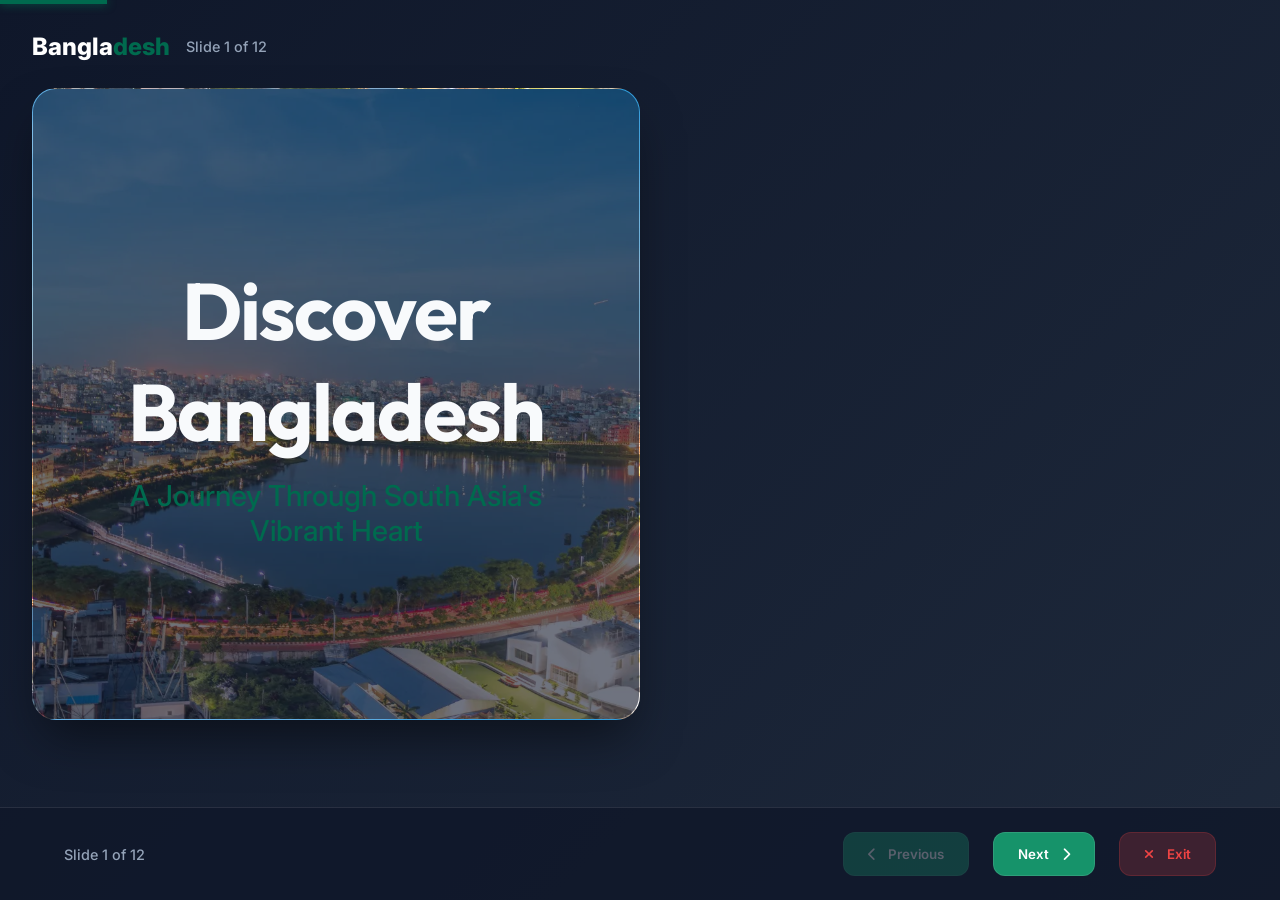
<file: presentation.html>
<!DOCTYPE html>
<html lang="en">

<head>
    <meta charset="UTF-8">
    <meta name="viewport" content="width=device-width, initial-scale=1.0">
    <title>Discover Bangladesh - Presentation</title>
    <link rel="preconnect" href="https://fonts.googleapis.com">
    <link rel="preconnect" href="https://fonts.gstatic.com" crossorigin>
    <link
        href="https://fonts.googleapis.com/css2?family=Outfit:wght@400;600;700;800&family=Inter:wght@300;400;500;600&display=swap"
        rel="stylesheet">
    <link rel="stylesheet" href="https://cdnjs.cloudflare.com/ajax/libs/font-awesome/6.4.0/css/all.min.css">
    <style>
        :root {
            --primary: #0f172a;
            --primary-light: #16936a;
            --accent: #006a4e;
            /* Bangladesh Green */
            --accent-red: #f42a41;
            /* Bangladesh Red */
            --accent-glow: rgba(0, 106, 78, 0.4);
            --text-light: #f8fafc;
            --text-muted: #94a3b8;
            --bg-gradient: linear-gradient(135deg, #0f172a 0%, #1e293b 100%);
            --slide-bg: rgba(255, 255, 255, 0.03);
            --glass-border: rgba(255, 255, 255, 0.1);
        }

        * {
            margin: 0;
            padding: 0;
            box-sizing: border-box;
        }

        body {
            font-family: 'Inter', sans-serif;
            background: var(--bg-gradient);
            color: var(--text-light);
            height: 100vh;
            overflow: hidden;
            display: flex;
            flex-direction: column;
        }

        h1,
        h2,
        h3 {
            font-family: 'Outfit', sans-serif;
        }

        /* Presentation Container */
        .presentation-container {
            flex: 1;
            position: relative;
            display: flex;
            align-items: center;
            justify-content: center;
            padding: 2rem;
            max-width: 1400px;
            margin: 0 auto;
            width: 100%;
        }

        /* Slide Styles */
        .slide {
            position: absolute;
            width: 100%;
            height: 85%;
            background: var(--slide-bg);
            backdrop-filter: blur(20px);
            border: 1px solid var(--glass-border);
            border-radius: 24px;
            padding: 4rem;
            display: none;
            flex-direction: column;
            justify-content: center;
            box-shadow: 0 25px 50px -12px rgba(0, 0, 0, 0.5);
            transition: all 0.6s cubic-bezier(0.16, 1, 0.3, 1);
            opacity: 0;
            transform: scale(0.95) translateY(20px);
        }

        .slide.active {
            display: flex;
            opacity: 1;
            transform: scale(1) translateY(0);
        }

        /* Slide Content Grid */
        .slide-grid {
            display: grid;
            grid-template-columns: 1.2fr 1fr;
            gap: 4rem;
            align-items: center;
            height: 100%;
        }

        .slide-content h2 {
            font-size: 3.5rem;
            margin-bottom: 2rem;
            background: linear-gradient(to right, #fff, var(--accent));
            -webkit-background-clip: text;
            background-clip: text;
            -webkit-text-fill-color: transparent;
            font-weight: 800;
        }

        .slide-content ul {
            list-style: none;
        }

        .slide-content li {
            font-size: 1.4rem;
            margin-bottom: 1.5rem;
            display: flex;
            align-items: flex-start;
            gap: 1rem;
            line-height: 1.5;
            color: #cbd5e1;
        }

        .slide-content li i {
            color: var(--accent);
            margin-top: 0.4rem;
        }

        .slide-image {
            width: 100%;
            height: 100%;
            border-radius: 16px;
            overflow: hidden;
            position: relative;
            box-shadow: 0 10px 30px rgba(0, 0, 0, 0.3);
            border: 1px solid var(--glass-border);
        }

        .slide-image img {
            width: 100%;
            height: 100%;
            object-fit: cover;
            transition: transform 10s ease-out;
        }

        .slide.active .slide-image img {
            transform: scale(1.1);
        }

        /* Title Slide Special */
        .slide-title {
            text-align: center;
            display: flex;
            flex-direction: column;
            align-items: center;
            justify-content: center;
            background-size: cover;
            background-position: center;
            position: relative;
            overflow: hidden;
        }

        .slide-title::before {
            content: '';
            position: absolute;
            inset: 0;
            background: rgba(15, 23, 42, 0.6);
            z-index: 1;
        }

        .title-content {
            position: relative;
            z-index: 2;
        }

        .title-content h1 {
            font-size: 5rem;
            margin-bottom: 1rem;
            letter-spacing: -2px;
        }

        .title-content p {
            font-size: 1.8rem;
            color: var(--accent);
            font-weight: 500;
        }

        /* Navigation Controls */
        .controls {
            padding: 1.5rem 4rem;
            background: rgba(15, 23, 42, 0.8);
            border-top: 1px solid var(--glass-border);
            display: flex;
            justify-content: space-between;
            align-items: center;
            z-index: 100;
        }

        .nav-btns {
            display: flex;
            gap: 1.5rem;
        }

        .nav-btn {
            background: var(--primary-light);
            border: 1px solid var(--glass-border);
            color: white;
            padding: 0.8rem 1.5rem;
            border-radius: 12px;
            cursor: pointer;
            font-family: inherit;
            font-weight: 600;
            transition: all 0.3s ease;
            display: flex;
            align-items: center;
            gap: 0.8rem;
        }

        .nav-btn:hover:not(:disabled) {
            background: var(--accent);
            border-color: var(--accent);
            transform: translateY(-2px);
            box-shadow: 0 10px 20px -5px var(--accent-glow);
        }

        .nav-btn:disabled {
            opacity: 0.3;
            cursor: not-allowed;
        }

        .progress-bar {
            position: absolute;
            top: 0;
            left: 0;
            height: 4px;
            background: var(--accent);
            transition: width 0.4s ease;
            box-shadow: 0 0 10px var(--accent);
        }

        .slide-counter {
            font-weight: 500;
            color: var(--text-muted);
            font-size: 0.9rem;
        }

        /* Overlay Text Branding */
        .branding {
            position: absolute;
            top: 2rem;
            left: 2rem;
            display: flex;
            align-items: center;
            gap: 1rem;
            z-index: 10;
        }

        .branding .logo {
            font-size: 1.5rem;
            font-weight: 800;
            color: white;
            text-decoration: none;
        }

        .branding .logo span {
            color: var(--accent);
        }

        /* Animation for list items */
        .slide.active li {
            animation: slideIn 0.8s cubic-bezier(0.16, 1, 0.3, 1) forwards;
            opacity: 0;
        }

        @keyframes slideIn {
            from {
                transform: translateX(-30px);
                opacity: 0;
            }

            to {
                transform: translateX(0);
                opacity: 1;
            }
        }

        .slide.active li:nth-child(1) {
            animation-delay: 0.2s;
        }

        .slide.active li:nth-child(2) {
            animation-delay: 0.4s;
        }

        .slide.active li:nth-child(3) {
            animation-delay: 0.6s;
        }

        .slide.active li:nth-child(4) {
            animation-delay: 0.8s;
        }
    </style>
</head>

<body>

    <div class="progress-bar" id="progressBar"></div>

    <div class="branding">
        <a href="index.html" class="logo">Bangla<span>desh</span></a>
        <div class="slide-counter" id="slideCounter">Slide 1 of 12</div>
    </div>

    <div class="presentation-container">

        <!-- Slide 1: Title -->
        <div class="slide slide-title active" style="background-image: url('assets/ASSETS2/bangladesh.jpg');">
            <div class="title-content">
                <h1>Discover Bangladesh</h1>
                <p>A Journey Through South Asia's Vibrant Heart</p>
            </div>
        </div>

        <!-- Slide 2: Overview -->
        <div class="slide">
            <div class="slide-grid">
                <div class="slide-content">
                    <h2>At a Glance</h2>
                    <ul>
                        <li><i class="fa-solid fa-flag"></i> Independent since 1971 after a historic liberation
                            struggle.</li>
                        <li><i class="fa-solid fa-users"></i> Home to 169M+ people - the 8th most populous nation.</li>
                        <li><i class="fa-solid fa-leaf"></i> Home to the Sundarbans, the world's largest mangrove
                            forest.</li>
                        <li><i class="fa-solid fa-chart-line"></i> One of the fastest-growing economies in the South
                            Asian region.</li>
                    </ul>
                </div>
                <div class="slide-image">
                    <img src="assets/ASSETS2/flag.jpg" alt="Flag of Bangladesh">
                </div>
            </div>
        </div>

        <!-- Slide 3: Geography -->
        <div class="slide">
            <div class="slide-grid">
                <div class="slide-content">
                    <h2>The Land of Rivers</h2>
                    <ul>
                        <li><i class="fa-solid fa-location-dot"></i> Situated at the junction of India and Myanmar.</li>
                        <li><i class="fa-solid fa-water"></i> Forms the world's largest river delta
                            (Ganges-Brahmaputra).</li>
                        <li><i class="fa-solid fa-cloud-sun-rain"></i> Tropical Monsoon climate with three major
                            seasons.</li>
                        <li><i class="fa-solid fa-mountain-sun"></i> Rich fertile plains perfect for agriculture and
                            jute.</li>
                    </ul>
                </div>
                <div class="slide-image">
                    <img src="assets/ASSETS2/map.jpg" alt="Map">
                </div>
            </div>
        </div>

        <!-- Slide 4: Major Cities -->
        <div class="slide">
            <div class="slide-grid">
                <div class="slide-content">
                    <h2>Urban Centers</h2>
                    <ul>
                        <li><i class="fa-solid fa-city"></i> <strong>Dhaka:</strong> The mega-capital and historical
                            trade hub.</li>
                        <li><i class="fa-solid fa-ship"></i> <strong>Chittagong:</strong> Maritime gateway and
                            commercial heart.</li>
                        <li><i class="fa-solid fa-industry"></i> <strong>Khulna:</strong> Industrial city near the
                            Sundarbans jungle.</li>
                        <li><i class="fa-solid fa-building"></i> Modern infrastructure bridging heritage with the
                            future.</li>
                    </ul>
                </div>
                <div class="slide-image">
                    <img src="assets/ASSETS2/dhaka.jpg" alt="Dhaka">
                </div>
            </div>
        </div>

        <!-- Slide 5: Culture & Language -->
        <div class="slide">
            <div class="slide-grid">
                <div class="slide-content">
                    <h2>The Soul: Language</h2>
                    <ul>
                        <li><i class="fa-solid fa-language"></i> <strong>Bengali (Bangla):</strong> The 7th most spoken
                            language globally.</li>
                        <li><i class="fa-solid fa-hand-holding-heart"></i> The only nation founded on linguistic
                            identity.</li>
                        <li><i class="fa-solid fa-mosque"></i> Rich multi-religious heritage: Islam, Hinduism, Buddhism,
                            and more.</li>
                        <li><i class="fa-solid fa-people-group"></i> Known for hospitality and deep community bonds.
                        </li>
                    </ul>
                </div>
                <div class="slide-image">
                    <img src="assets/ASSETS2/religion.jpg" alt="Culture">
                </div>
            </div>
        </div>

        <!-- Slide 6: Festivals -->
        <div class="slide">
            <div class="slide-grid">
                <div class="slide-content">
                    <h2>Vibrant Celebrations</h2>
                    <ul>
                        <li><i class="fa-solid fa-masks-theater"></i> <strong>Pohela Boishakh:</strong> Colorful Bengali
                            New Year.</li>
                        <li><i class="fa-solid fa-moon"></i> <strong>Eid-ul-Fitr:</strong> The major Islamic
                            celebration.</li>
                        <li><i class="fa-solid fa-om"></i> <strong>Durga Puja:</strong> The grandest Hindu festival in
                            the region.</li>
                        <li><i class="fa-solid fa-music"></i> Traditional music (Baul) and classical arts are daily
                            life.</li>
                    </ul>
                </div>
                <div class="slide-image">
                    <img src="assets/ASSETS2/Pohela.jpg" alt="Festivals">
                </div>
            </div>
        </div>

        <!-- Slide 7: Cuisine -->
        <div class="slide">
            <div class="slide-grid">
                <div class="slide-content">
                    <h2>Flavors of Bengal</h2>
                    <ul>
                        <li><i class="fa-solid fa-fish"></i> <strong>Staple:</strong> "Maach-e-Bhaat" (Fish and Rice).
                        </li>
                        <li><i class="fa-solid fa-bowl-rice"></i> Famous for Biryani and Spicy Hilsa Fish Curry.</li>
                        <li><i class="fa-solid fa-candy-cane"></i> Peerless dairy-based sweets like Rasmalai.</li>
                        <li><i class="fa-solid fa-mug-hot"></i> Tea culture: Bangladesh is a major global tea exporter.
                        </li>
                    </ul>
                </div>
                <div class="slide-image">
                    <img src="assets/ASSETS2/Biryani.jpg" alt="Cuisine">
                </div>
            </div>
        </div>

        <!-- Slide 8: History -->
        <div class="slide">
            <div class="slide-grid">
                <div class="slide-content">
                    <h2>History & Liberation</h2>
                    <ul>
                        <li><i class="fa-solid fa-clock-rotate-left"></i> <strong>1947:</strong> Emerged from the
                            Partition of India.</li>
                        <li><i class="fa-solid fa-person-walking-arrow-right"></i> <strong>1952:</strong> The historic
                            Language Movement.</li>
                        <li><i class="fa-solid fa-gun"></i> <strong>1971:</strong> Independence after the Liberation
                            War.</li>
                        <li><i class="fa-solid fa-monument"></i> A history defined by resilience and cultural pride.
                        </li>
                    </ul>
                </div>
                <div class="slide-image">
                    <img src="assets/ASSETS2/Bangladesh Liberation War.jpg" alt="History">
                </div>
            </div>
        </div>

        <!-- Slide 9: Leadership -->
        <div class="slide">
            <div class="slide-grid">
                <div class="slide-content">
                    <h2>Governance</h2>
                    <ul>
                        <li><i class="fa-solid fa-building-columns"></i> <strong>System:</strong> Unitary Parliamentary
                            Republic.</li>
                        <li><i class="fa-solid fa-person-rays"></i> <strong>Sheikh Mujibur Rahman:</strong> The Father
                            of the Nation.</li>
                        <li><i class="fa-solid fa-scale-balanced"></i> Committed to secularism and democratic
                            principles.</li>
                        <li><i class="fa-solid fa-globe"></i> A key player in UN Peacekeeping operations globally.</li>
                    </ul>
                </div>
                <div class="slide-image">
                    <img src="assets/ASSETS2/Sheikh Mujibur Rahman.jpg" alt="Leadership">
                </div>
            </div>
        </div>

        <!-- Slide 10: Economy -->
        <div class="slide">
            <div class="slide-grid">
                <div class="slide-content">
                    <h2>Growth & Economy</h2>
                    <ul>
                        <li><i class="fa-solid fa-shirt"></i> <strong>Garments:</strong> 2nd largest RMG exporter in the
                            world.</li>
                        <li><i class="fa-solid fa-wheat-awn"></i> Agricultural powerhouse in Rice and Jute production.
                        </li>
                        <li><i class="fa-solid fa-microchip"></i> Rapidly expanding IT and Digital Services sector.</li>
                        <li><i class="fa-solid fa-money-bill-trend-up"></i> Sustained 6%+ GDP growth over the last
                            decade.</li>
                    </ul>
                </div>
                <div class="slide-image">
                    <img src="assets/ASSETS2/naturalresources.jpg" alt="Economy">
                </div>
            </div>
        </div>

        <!-- Slide 11: Tourism -->
        <div class="slide">
            <div class="slide-grid">
                <div class="slide-content">
                    <h2>Tourist Paradise</h2>
                    <ul>
                        <li><i class="fa-solid fa-umbrella-beach"></i> <strong>Cox's Bazar:</strong> Longest natural
                            beach (120km).</li>
                        <li><i class="fa-solid fa-paw"></i> <strong>Sundarbans:</strong> UNESCO site and tiger habitat.
                        </li>
                        <li><i class="fa-solid fa-fort-awesome"></i> <strong>History:</strong> Mahasthangarh and Lalbagh
                            Fort.</li>
                        <li><i class="fa-solid fa-mountain"></i> Green tea gardens in the hills of Sylhet.</li>
                    </ul>
                </div>
                <div class="slide-image">
                    <img src="assets/ASSETS2/Winter-Season-in-Bangladesh.jpg" alt="Tourism">
                </div>
            </div>
        </div>

        <!-- Slide 12: Conclusion -->
        <div class="slide slide-title" style="background-image: url('assets/ASSETS2/bangladesh.jpg');">
            <div class="title-content">
                <h1>Thank You!</h1>
                <p>Bangladesh: A Beacon of Growth and Hospitality</p>
                <div style="margin-top: 2rem; color: #fff; opacity: 0.8;">
                    Visit us at <span style="color: var(--accent);">discoverbangladesh.com</span>
                </div>
            </div>
        </div>

    </div>

    <!-- Controls -->
    <div class="controls">
        <div class="slide-counter" id="slideCounterBottom">Slide 1 of 12</div>
        <div class="nav-btns">
            <button class="nav-btn" id="prevBtn" disabled>
                <i class="fa-solid fa-chevron-left"></i> Previous
            </button>
            <button class="nav-btn" id="nextBtn">
                Next <i class="fa-solid fa-chevron-right"></i>
            </button>
            <button class="nav-btn" id="exitBtn"
                style="background: rgba(239, 68, 68, 0.2); color: #ef4444; border-color: rgba(239, 68, 68, 0.2);">
                <i class="fa-solid fa-xmark"></i> Exit
            </button>
        </div>
    </div>

    <script>
        const slides = document.querySelectorAll('.slide');
        const prevBtn = document.getElementById('prevBtn');
        const nextBtn = document.getElementById('nextBtn');
        const exitBtn = document.getElementById('exitBtn');
        const counterTop = document.getElementById('slideCounter');
        const counterBottom = document.getElementById('slideCounterBottom');
        const progressBar = document.getElementById('progressBar');

        let currentSlide = 0;

        function updateSlide() {
            slides.forEach((slide, index) => {
                slide.classList.remove('active');
                if (index === currentSlide) {
                    slide.classList.add('active');
                }
            });

            // Update buttons
            prevBtn.disabled = currentSlide === 0;
            if (currentSlide === slides.length - 1) {
                nextBtn.innerHTML = 'Restart <i class="fa-solid fa-rotate-right"></i>';
            } else {
                nextBtn.innerHTML = 'Next <i class="fa-solid fa-chevron-right"></i>';
            }

            // Update counters
            const currentText = `Slide ${currentSlide + 1} of ${slides.length}`;
            counterTop.innerText = currentText;
            counterBottom.innerText = currentText;

            // Update Progress
            const progress = ((currentSlide + 1) / slides.length) * 100;
            progressBar.style.width = `${progress}%`;
        }

        nextBtn.addEventListener('click', () => {
            if (currentSlide < slides.length - 1) {
                currentSlide++;
            } else {
                currentSlide = 0;
            }
            updateSlide();
        });

        prevBtn.addEventListener('click', () => {
            if (currentSlide > 0) {
                currentSlide--;
                updateSlide();
            }
        });

        exitBtn.addEventListener('click', () => {
            window.location.href = 'index.html';
        });

        // Keyboard Navigation
        document.addEventListener('keydown', (e) => {
            if (e.key === 'ArrowRight' || e.key === ' ') {
                nextBtn.click();
            } else if (e.key === 'ArrowLeft') {
                prevBtn.click();
            } else if (e.key === 'Escape') {
                exitBtn.click();
            }
        });

        // Initialize display
        updateSlide();
    </script>
</body>

</html>
</file>
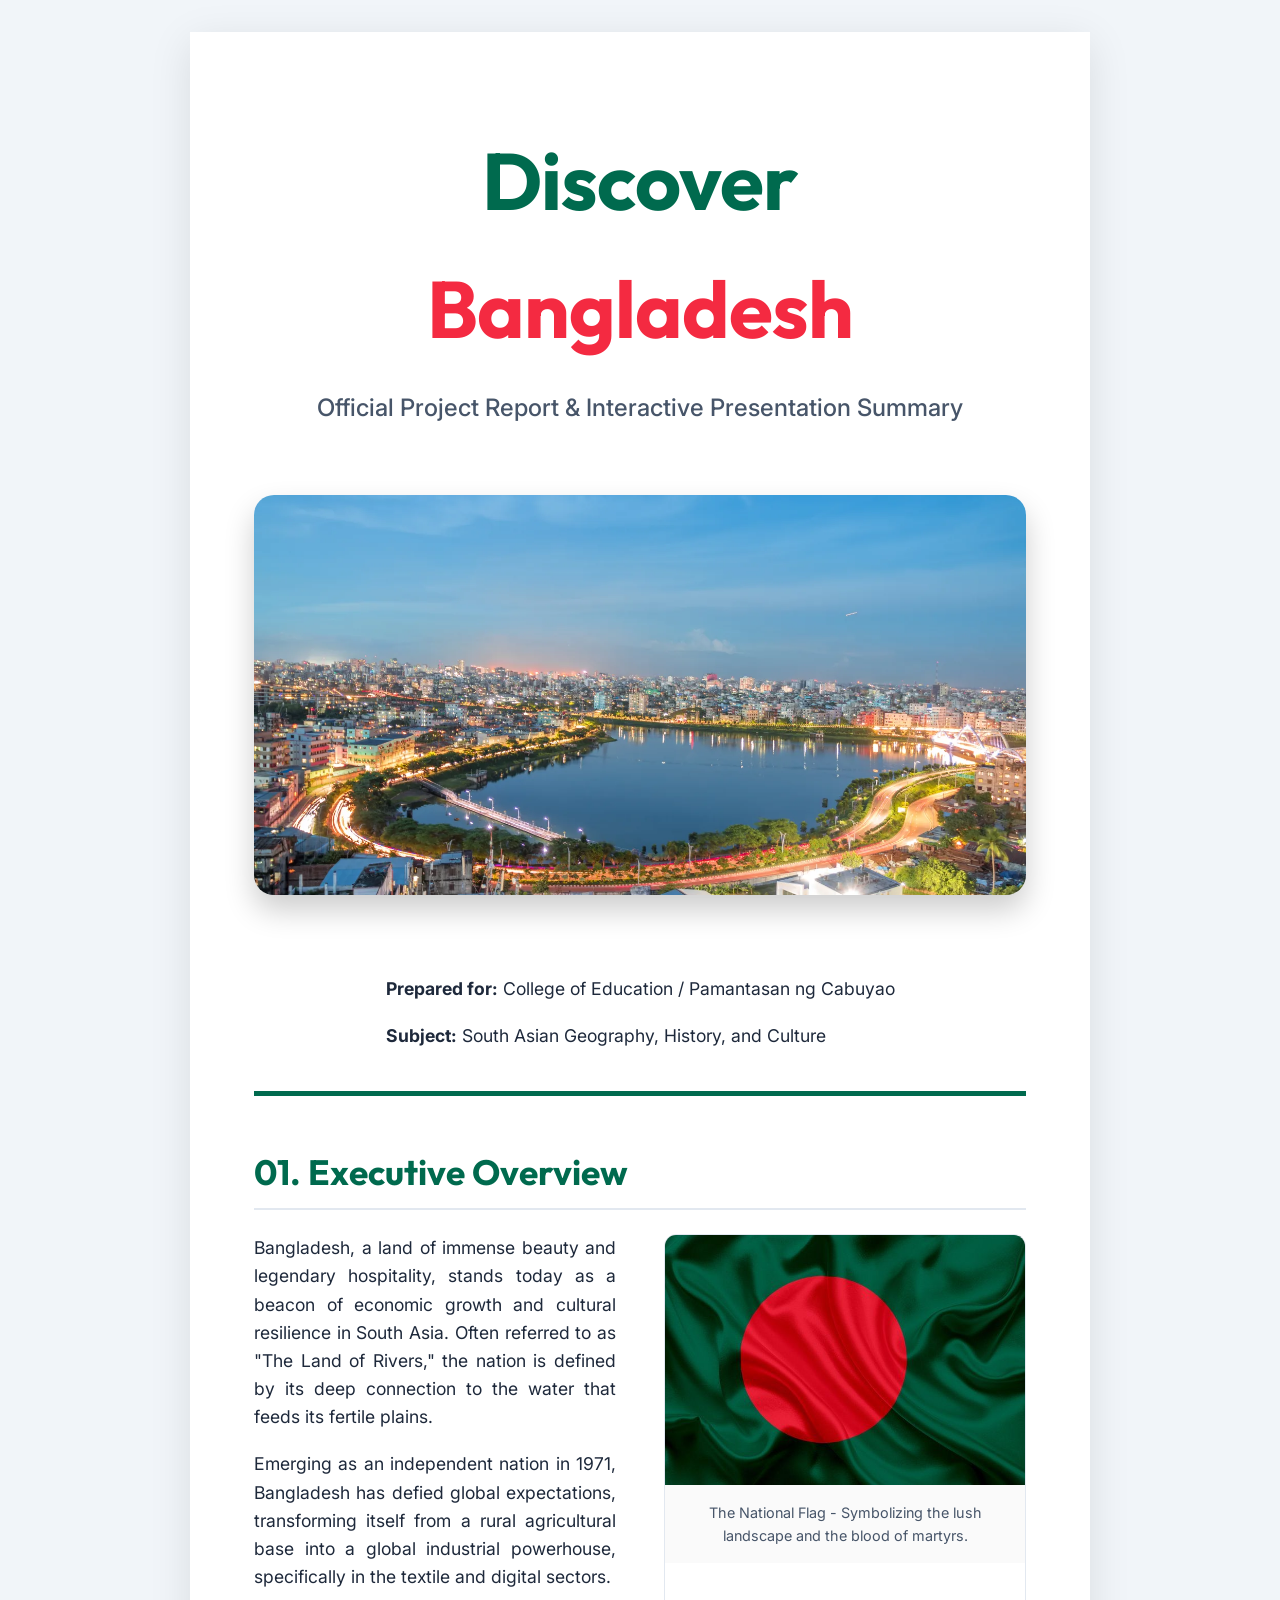
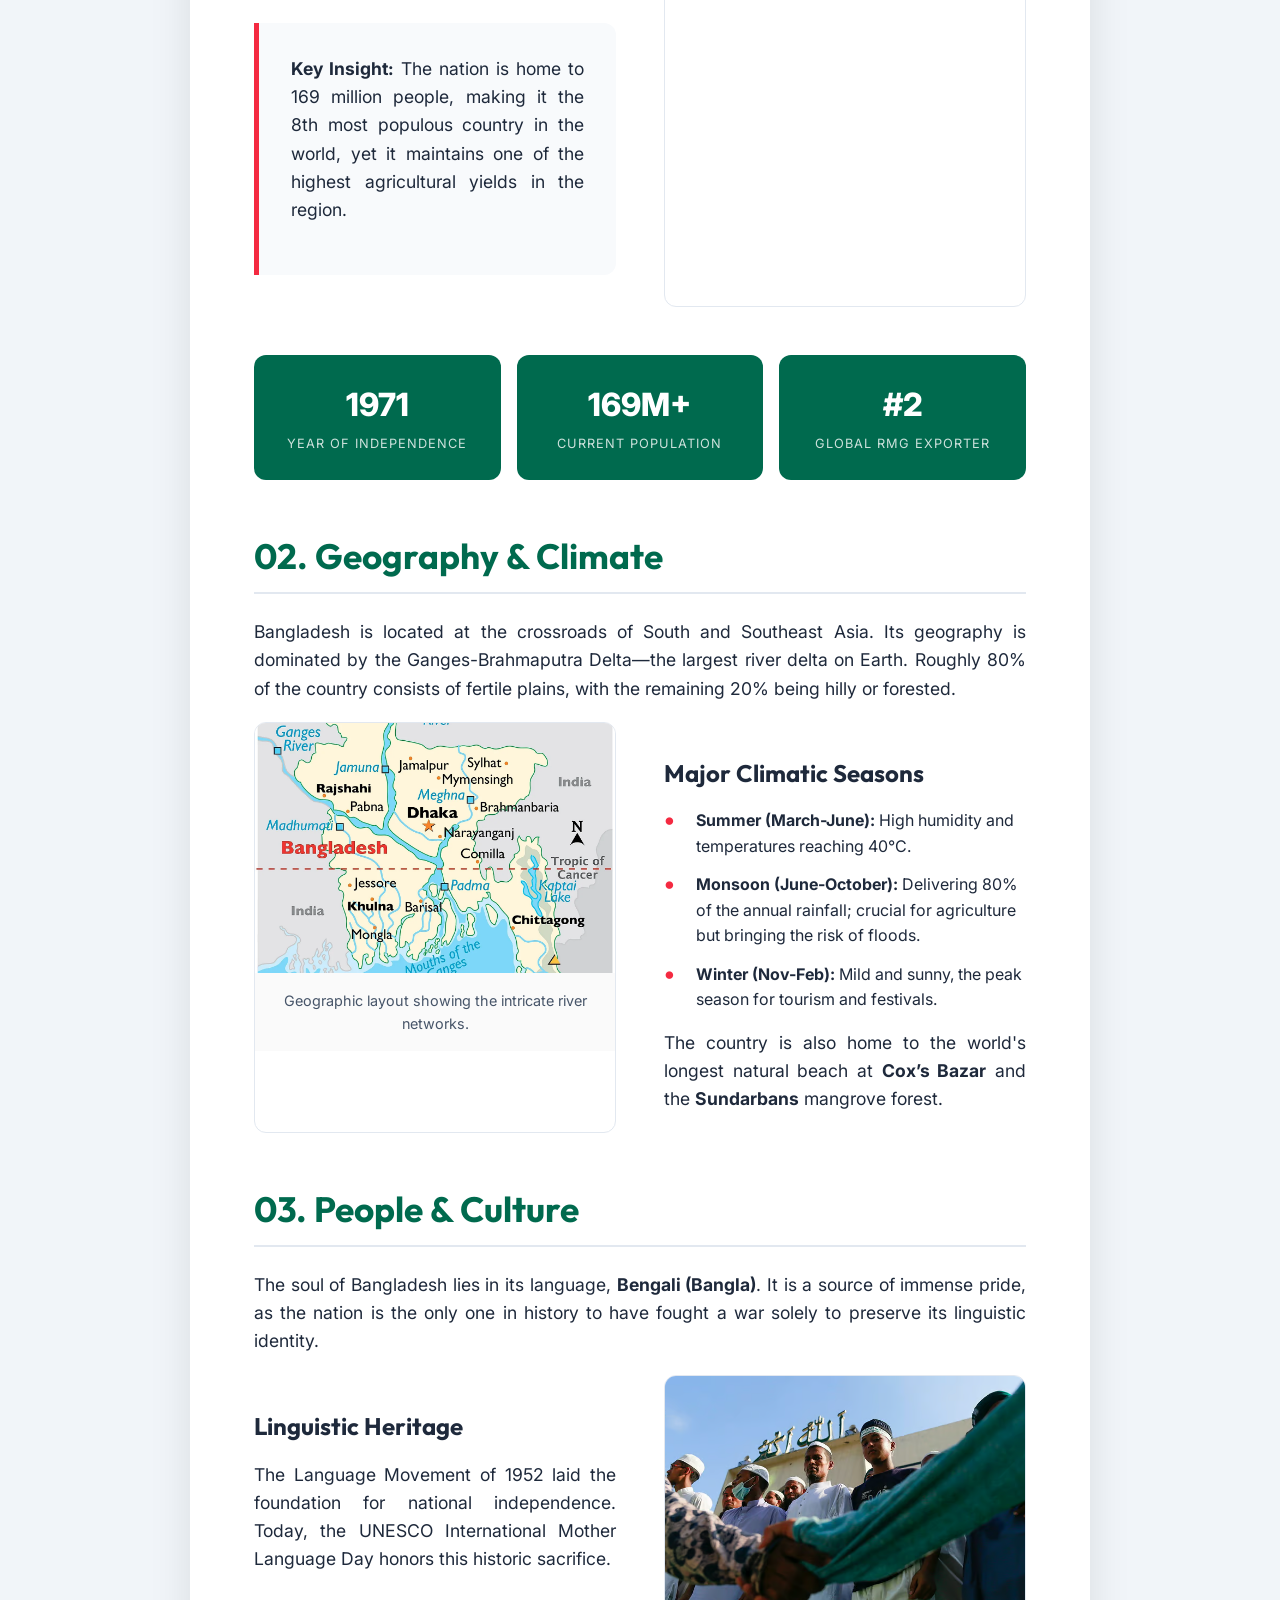
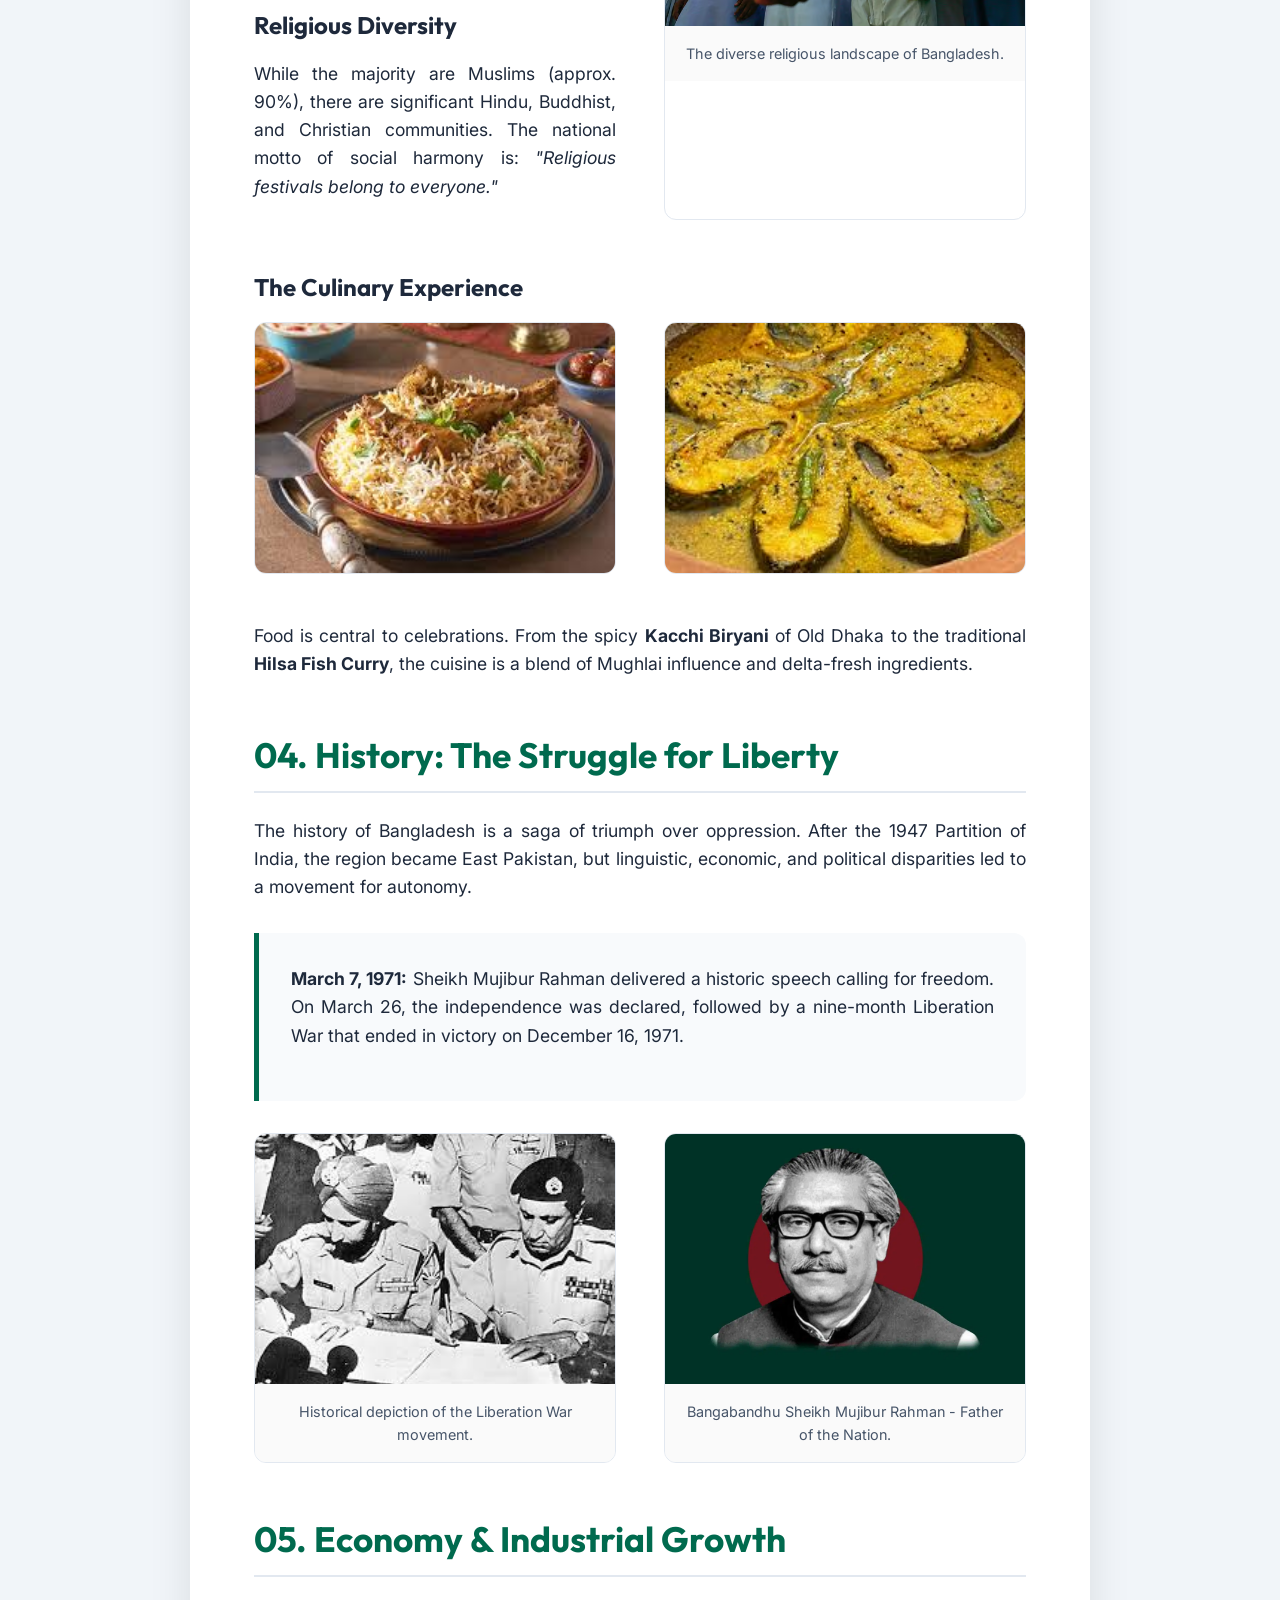
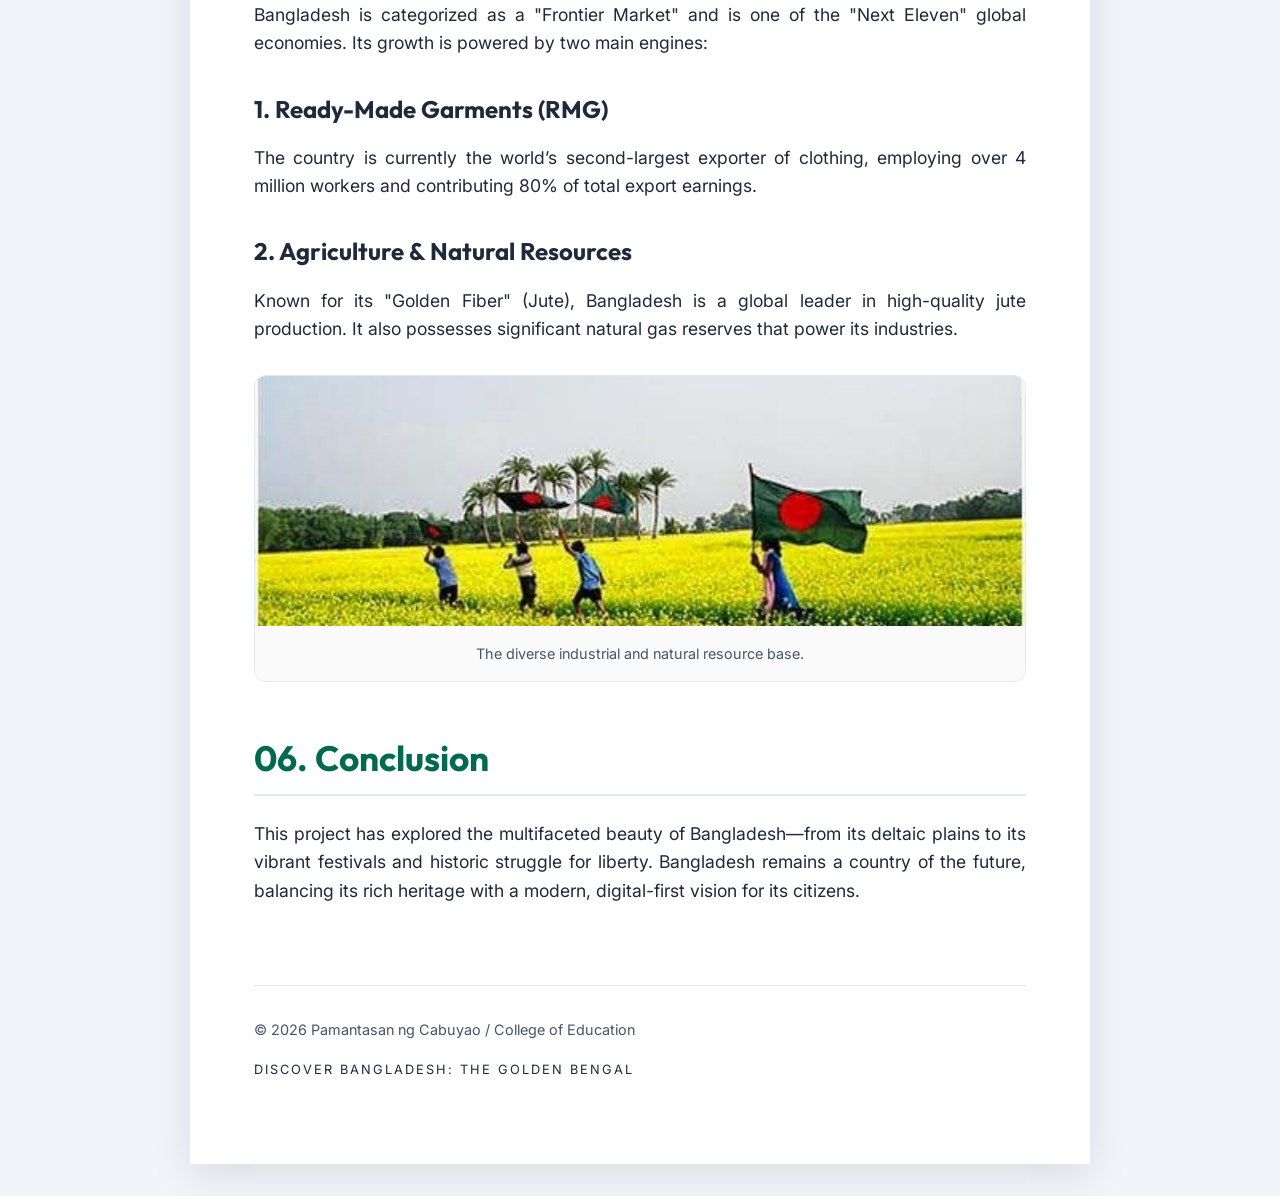
<file: project_report.html>
<!DOCTYPE html>
<html lang="en">

<head>
    <meta charset="UTF-8">
    <meta name="viewport" content="width=device-width, initial-scale=1.0">
    <title>Discover Bangladesh - Full Project Report</title>
    <link rel="preconnect" href="https://fonts.googleapis.com">
    <link rel="preconnect" href="https://fonts.gstatic.com" crossorigin>
    <link
        href="https://fonts.googleapis.com/css2?family=Outfit:wght@400;600;700;800&family=Inter:wght@400;500;600&display=swap"
        rel="stylesheet">
    <style>
        :root {
            --primary: #006a4e;
            --secondary: #f42a41;
            --text-dark: #1e293b;
            --text-muted: #475569;
            --border: #e2e8f0;
        }

        * {
            margin: 0;
            padding: 0;
            box-sizing: border-box;
        }

        body {
            font-family: 'Inter', sans-serif;
            color: var(--text-dark);
            line-height: 1.6;
            background: #f1f5f9;
        }

        .report-page {
            max-width: 900px;
            margin: 2rem auto;
            background: #fff;
            padding: 4rem;
            box-shadow: 0 10px 40px rgba(0, 0, 0, 0.1);
            position: relative;
        }

        /* Title Page */
        .title-page {
            height: 1000px;
            display: flex;
            flex-direction: column;
            justify-content: center;
            align-items: center;
            text-align: center;
            border-bottom: 5px solid var(--primary);
        }

        .title-page img.logo {
            width: 150px;
            margin-bottom: 2rem;
        }

        .title-page h1 {
            font-family: 'Outfit', sans-serif;
            font-size: 4rem;
            color: var(--primary);
            margin-bottom: 1rem;
            letter-spacing: -1px;
        }

        .title-page p.subtitle {
            font-size: 1.5rem;
            color: var(--text-muted);
            font-weight: 500;
        }

        .title-page .hero-img {
            width: 100%;
            height: 400px;
            object-fit: cover;
            border-radius: 20px;
            margin: 3rem 0;
            box-shadow: 0 15px 30px rgba(0, 0, 0, 0.2);
        }

        /* Typography */
        h2 {
            font-family: 'Outfit', sans-serif;
            font-size: 2.2rem;
            color: var(--primary);
            margin: 3rem 0 1.5rem;
            padding-bottom: 0.5rem;
            border-bottom: 2px solid var(--border);
            display: flex;
            align-items: center;
            gap: 1rem;
        }

        h3 {
            font-family: 'Outfit', sans-serif;
            font-size: 1.5rem;
            margin: 2rem 0 1rem;
            color: var(--text-dark);
        }

        p {
            margin-bottom: 1.2rem;
            font-size: 1.1rem;
            text-align: justify;
        }

        /* Grid Layouts for Content */
        .content-grid {
            display: grid;
            grid-template-columns: 1fr 1fr;
            gap: 3rem;
            margin-bottom: 3rem;
        }

        .img-card {
            width: 100%;
            border-radius: 12px;
            overflow: hidden;
            border: 1px solid var(--border);
        }

        .img-card img {
            width: 100%;
            height: 250px;
            object-fit: cover;
            display: block;
        }

        .img-card .caption {
            padding: 1rem;
            font-size: 0.9rem;
            color: var(--text-muted);
            text-align: center;
            background: #fafafa;
        }

        /* Print Specifics */
        @media print {
            body {
                background: none;
            }

            .report-page {
                margin: 0;
                padding: 2rem;
                box-shadow: none;
                max-width: none;
            }

            .page-break {
                page-break-before: always;
            }

            .title-page {
                height: 90vh;
            }

            @page {
                margin: 1cm;
            }
        }

        /* Specific blocks */
        .highlight-box {
            background: #f8fafc;
            border-left: 5px solid var(--secondary);
            padding: 2rem;
            margin: 2rem 0;
            border-radius: 0 12px 12px 0;
        }

        .feature-list {
            list-style: none;
        }

        .feature-list li {
            position: relative;
            padding-left: 2rem;
            margin-bottom: 0.8rem;
        }

        .feature-list li::before {
            content: '•';
            color: var(--secondary);
            font-weight: bold;
            position: absolute;
            left: 0;
            font-size: 1.5rem;
            line-height: 1;
        }

        .stats-grid {
            display: grid;
            grid-template-columns: repeat(3, 1fr);
            gap: 1rem;
            margin-bottom: 2rem;
        }

        .stat-item {
            background: var(--primary);
            color: white;
            padding: 1.5rem;
            border-radius: 12px;
            text-align: center;
        }

        .stat-item .val {
            display: block;
            font-size: 2rem;
            font-weight: 800;
        }

        .stat-item .lbl {
            font-size: 0.8rem;
            text-transform: uppercase;
            letter-spacing: 1px;
            opacity: 0.8;
        }
    </style>
</head>

<body>

    <div class="report-page">
        <!-- Title Page -->
        <div class="title-page">
            <h1 style="font-size: 5rem;">Discover <br> <span style="color: var(--secondary);">Bangladesh</span></h1>
            <p class="subtitle">Official Project Report & Interactive Presentation Summary</p>
            <img src="assets/ASSETS2/bangladesh.jpg" class="hero-img" alt="Hero">
            <div style="margin-top: 2rem;">
                <p><strong>Prepared for:</strong> College of Education / Pamantasan ng Cabuyao</p>
                <p><strong>Subject:</strong> South Asian Geography, History, and Culture</p>
            </div>
        </div>

        <!-- Section 1: Overview -->
        <div class="page-break"></div>
        <h2>01. Executive Overview</h2>
        <div class="content-grid">
            <div>
                <p>Bangladesh, a land of immense beauty and legendary hospitality, stands today as a beacon of economic
                    growth and cultural resilience in South Asia. Often referred to as "The Land of Rivers," the nation
                    is defined by its deep connection to the water that feeds its fertile plains.</p>
                <p>Emerging as an independent nation in 1971, Bangladesh has defied global expectations, transforming
                    itself from a rural agricultural base into a global industrial powerhouse, specifically in the
                    textile and digital sectors.</p>
                <div class="highlight-box">
                    <p><strong>Key Insight:</strong> The nation is home to 169 million people, making it the 8th most
                        populous country in the world, yet it maintains one of the highest agricultural yields in the
                        region.</p>
                </div>
            </div>
            <div class="img-card">
                <img src="assets/ASSETS2/flag.jpg" alt="Flag">
                <div class="caption">The National Flag - Symbolizing the lush landscape and the blood of martyrs.</div>
            </div>
        </div>

        <div class="stats-grid">
            <div class="stat-item">
                <span class="val">1971</span>
                <span class="lbl">Year of Independence</span>
            </div>
            <div class="stat-item">
                <span class="val">169M+</span>
                <span class="lbl">Current Population</span>
            </div>
            <div class="stat-item">
                <span class="val">#2</span>
                <span class="lbl">Global RMG Exporter</span>
            </div>
        </div>

        <!-- Section 2: Geography -->
        <div class="page-break"></div>
        <h2>02. Geography & Climate</h2>
        <p>Bangladesh is located at the crossroads of South and Southeast Asia. Its geography is dominated by the
            Ganges-Brahmaputra Delta—the largest river delta on Earth. Roughly 80% of the country consists of fertile
            plains, with the remaining 20% being hilly or forested.</p>

        <div class="content-grid">
            <div class="img-card">
                <img src="assets/ASSETS2/map.jpg" alt="Map">
                <div class="caption">Geographic layout showing the intricate river networks.</div>
            </div>
            <div>
                <h3>Major Climatic Seasons</h3>
                <ul class="feature-list">
                    <li><strong>Summer (March-June):</strong> High humidity and temperatures reaching 40°C.</li>
                    <li><strong>Monsoon (June-October):</strong> Delivering 80% of the annual rainfall; crucial for
                        agriculture but bringing the risk of floods.</li>
                    <li><strong>Winter (Nov-Feb):</strong> Mild and sunny, the peak season for tourism and festivals.
                    </li>
                </ul>
                <p style="margin-top:1rem;">The country is also home to the world's longest natural beach at
                    <strong>Cox’s Bazar</strong> and the <strong>Sundarbans</strong> mangrove forest.</p>
            </div>
        </div>

        <!-- Section 3: Culture & People -->
        <div class="page-break"></div>
        <h2>03. People & Culture</h2>
        <p>The soul of Bangladesh lies in its language, <strong>Bengali (Bangla)</strong>. It is a source of immense
            pride, as the nation is the only one in history to have fought a war solely to preserve its linguistic
            identity.</p>

        <div class="content-grid">
            <div>
                <h3>Linguistic Heritage</h3>
                <p>The Language Movement of 1952 laid the foundation for national independence. Today, the UNESCO
                    International Mother Language Day honors this historic sacrifice.</p>
                <h3>Religious Diversity</h3>
                <p>While the majority are Muslims (approx. 90%), there are significant Hindu, Buddhist, and Christian
                    communities. The national motto of social harmony is: <em>"Religious festivals belong to
                        everyone."</em></p>
            </div>
            <div class="img-card">
                <img src="assets/ASSETS2/religion.jpg" alt="Religion">
                <div class="caption">The diverse religious landscape of Bangladesh.</div>
            </div>
        </div>

        <h3>The Culinary Experience</h3>
        <div class="content-grid">
            <div class="img-card">
                <img src="assets/ASSETS2/Biryani.jpg" alt="Food">
            </div>
            <div class="img-card">
                <img src="assets/ASSETS2/Hilsa fish curry.jpg" alt="Fish">
            </div>
        </div>
        <p>Food is central to celebrations. From the spicy <strong>Kacchi Biryani</strong> of Old Dhaka to the
            traditional <strong>Hilsa Fish Curry</strong>, the cuisine is a blend of Mughlai influence and delta-fresh
            ingredients.</p>

        <!-- Section 4: History -->
        <div class="page-break"></div>
        <h2>04. History: The Struggle for Liberty</h2>
        <p>The history of Bangladesh is a saga of triumph over oppression. After the 1947 Partition of India, the region
            became East Pakistan, but linguistic, economic, and political disparities led to a movement for autonomy.
        </p>

        <div class="highlight-box" style="border-color: var(--primary);">
            <p><strong>March 7, 1971:</strong> Sheikh Mujibur Rahman delivered a historic speech calling for freedom. On
                March 26, the independence was declared, followed by a nine-month Liberation War that ended in victory
                on December 16, 1971.</p>
        </div>

        <div class="content-grid">
            <div class="img-card">
                <img src="assets/ASSETS2/Bangladesh Liberation War.jpg" alt="War">
                <div class="caption">Historical depiction of the Liberation War movement.</div>
            </div>
            <div class="img-card">
                <img src="assets/ASSETS2/Sheikh Mujibur Rahman.jpg" alt="Mujib">
                <div class="caption">Bangabandhu Sheikh Mujibur Rahman - Father of the Nation.</div>
            </div>
        </div>

        <!-- Section 5: Economy -->
        <div class="page-break"></div>
        <h2>05. Economy & Industrial Growth</h2>
        <p>Bangladesh is categorized as a "Frontier Market" and is one of the "Next Eleven" global economies. Its growth
            is powered by two main engines:</p>

        <h3>1. Ready-Made Garments (RMG)</h3>
        <p>The country is currently the world’s second-largest exporter of clothing, employing over 4 million workers
            and contributing 80% of total export earnings.</p>

        <h3>2. Agriculture & Natural Resources</h3>
        <p>Known for its "Golden Fiber" (Jute), Bangladesh is a global leader in high-quality jute production. It also
            possesses significant natural gas reserves that power its industries.</p>

        <div class="img-card" style="margin-top: 2rem;">
            <img src="assets/ASSETS2/naturalresources.jpg" alt="Economy">
            <div class="caption">The diverse industrial and natural resource base.</div>
        </div>

        <!-- Conclusion -->
        <div class="page-break"></div>
        <h2>06. Conclusion</h2>
        <p>This project has explored the multifaceted beauty of Bangladesh—from its deltaic plains to its vibrant
            festivals and historic struggle for liberty. Bangladesh remains a country of the future, balancing its rich
            heritage with a modern, digital-first vision for its citizens.</p>

        <div style="text-align: center; margin-top: 5rem; border-top: 1px solid var(--border); padding-top: 2rem;">
            <p style="font-size: 0.9rem; color: var(--text-muted);">&copy; 2026 Pamantasan ng Cabuyao / College of
                Education</p>
            <p style="font-size: 0.8rem; letter-spacing: 2px;">DISCOVER BANGLADESH: THE GOLDEN BENGAL</p>
        </div>
    </div>

</body>

</html>
</file>
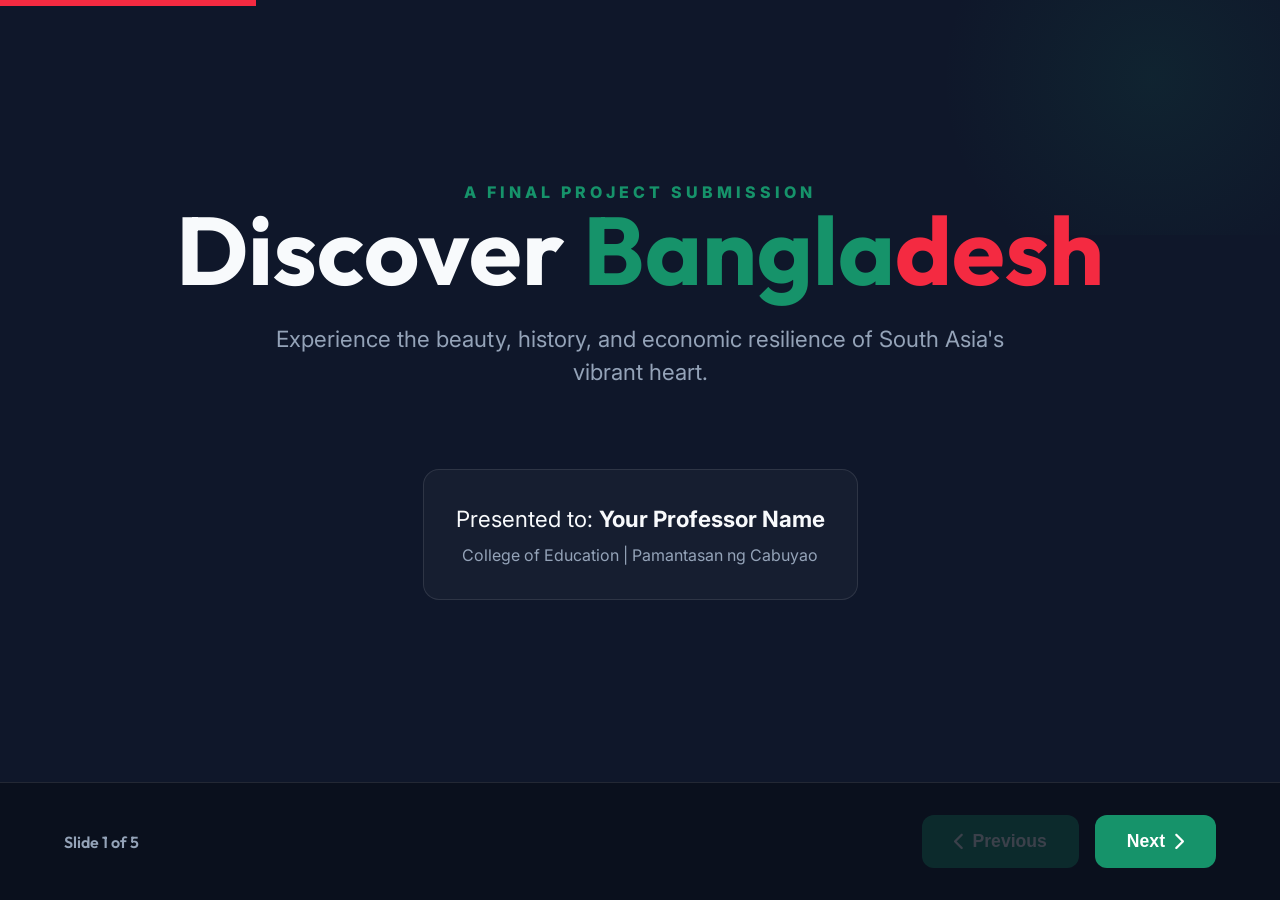
<file: submission_slides.html>
<!DOCTYPE html>
<html lang="en">

<head>
    <meta charset="UTF-8">
    <meta name="viewport" content="width=device-width, initial-scale=1.0">
    <title>Bangladesh Project - Submission Slides</title>
    <link rel="preconnect" href="https://fonts.googleapis.com">
    <link rel="preconnect" href="https://fonts.gstatic.com" crossorigin>
    <link href="https://fonts.googleapis.com/css2?family=Outfit:wght@400;700;800&family=Inter:wght@400;600&display=swap"
        rel="stylesheet">
    <link rel="stylesheet" href="https://cdnjs.cloudflare.com/ajax/libs/font-awesome/6.4.0/css/all.min.css">
    <style>
        :root {
            --bg: #0f172a;
            --primary: #16936a;
            /* Bangladesh Green */
            --secondary: #f42a41;
            /* Bangladesh Red */
            --accent: #10b981;
            --text: #f8fafc;
            --text-muted: #94a3b8;
            --glass: rgba(255, 255, 255, 0.03);
            --border: rgba(255, 255, 255, 0.1);
        }

        * {
            margin: 0;
            padding: 0;
            box-sizing: border-box;
        }

        body {
            font-family: 'Inter', sans-serif;
            background-color: var(--bg);
            color: var(--text);
            height: 100vh;
            overflow: hidden;
            display: flex;
            flex-direction: column;
        }

        /* Slide Container */
        .deck {
            flex: 1;
            position: relative;
            perspective: 1000px;
        }

        .slide {
            position: absolute;
            inset: 0;
            padding: 4rem;
            display: flex;
            flex-direction: column;
            justify-content: center;
            opacity: 0;
            visibility: hidden;
            transition: all 0.8s cubic-bezier(0.19, 1, 0.22, 1);
            transform: translateX(100px) scale(0.9);
        }

        .slide.active {
            opacity: 1;
            visibility: visible;
            transform: translateX(0) scale(1);
        }

        .slide.prev {
            transform: translateX(-100px) scale(0.9);
        }

        /* Slide Background Decorations */
        .slide::before {
            content: '';
            position: absolute;
            top: -10%;
            right: -10%;
            width: 40%;
            height: 40%;
            background: radial-gradient(circle, var(--primary), transparent 70%);
            opacity: 0.1;
            z-index: -1;
        }

        /* Typography */
        h1 {
            font-family: 'Outfit', sans-serif;
            font-size: 5rem;
            line-height: 1;
            margin-bottom: 1.5rem;
        }

        h2 {
            font-family: 'Outfit', sans-serif;
            font-size: 3.5rem;
            color: var(--primary);
            margin-bottom: 2rem;
            border-left: 8px solid var(--secondary);
            padding-left: 1.5rem;
        }

        p {
            font-size: 1.4rem;
            color: var(--text-muted);
            line-height: 1.5;
            max-width: 800px;
            margin-bottom: 2rem;
        }

        /* Grid Layouts */
        .grid {
            display: grid;
            grid-template-columns: 1.2fr 1fr;
            gap: 4rem;
            align-items: center;
        }

        .image-box {
            width: 100%;
            height: 500px;
            border-radius: 24px;
            overflow: hidden;
            border: 1px solid var(--border);
            box-shadow: 0 20px 50px rgba(0, 0, 0, 0.5);
        }

        .image-box img {
            width: 100%;
            height: 100%;
            object-fit: cover;
        }

        ul {
            list-style: none;
        }

        li {
            font-size: 1.5rem;
            margin-bottom: 1.5rem;
            display: flex;
            gap: 1rem;
            align-items: flex-start;
        }

        li i {
            color: var(--secondary);
            margin-top: 0.4rem;
        }

        /* Navigation Controls */
        .controls {
            padding: 2rem 4rem;
            background: rgba(0, 0, 0, 0.3);
            display: flex;
            justify-content: space-between;
            align-items: center;
            border-top: 1px solid var(--border);
        }

        .btn {
            background: var(--primary);
            color: white;
            border: none;
            padding: 1rem 2rem;
            border-radius: 12px;
            font-size: 1.1rem;
            font-weight: 700;
            cursor: pointer;
            transition: 0.3s;
            display: flex;
            align-items: center;
            gap: 0.5rem;
        }

        .btn:hover {
            background: var(--accent);
            transform: translateY(-2px);
        }

        .btn:disabled {
            opacity: 0.2;
            cursor: not-allowed;
        }

        .progress {
            position: absolute;
            top: 0;
            left: 0;
            height: 6px;
            background: var(--secondary);
            transition: width 0.5s;
            width: 0%;
        }

        .counter {
            font-family: 'Outfit', sans-serif;
            color: var(--text-muted);
            font-weight: 600;
        }

        /* Title Slide Decorations */
        .title-slide {
            text-align: center;
            align-items: center;
        }

        .title-slide h1 {
            font-size: 6rem;
        }

        .author-info {
            margin-top: 3rem;
            padding: 2rem;
            background: var(--glass);
            border-radius: 16px;
            border: 1px solid var(--border);
        }
    </style>
</head>

<body>

    <div class="progress" id="progress"></div>

    <div class="deck">

        <!-- Slide 1: Welcome -->
        <div class="slide active title-slide">
            <span style="color:var(--primary); font-weight: 800; letter-spacing: 4px; text-transform: uppercase;">A
                Final Project Submission</span>
            <h1>Discover <span style="color:var(--primary);">Bangla</span><span
                    style="color:var(--secondary);">desh</span></h1>
            <p>Experience the beauty, history, and economic resilience of South Asia's vibrant heart.</p>
            <div class="author-info">
                <p style="margin-bottom: 0.5rem; color: var(--text);">Presented to: <strong>Your Professor Name</strong>
                </p>
                <p style="margin-bottom: 0; font-size: 1rem;">College of Education | Pamantasan ng Cabuyao</p>
            </div>
        </div>

        <!-- Slide 2: Geography & Identity -->
        <div class="slide">
            <div class="grid">
                <div class="content">
                    <h2>01. The Golden Delta</h2>
                    <ul>
                        <li><i class="fas fa-water"></i> <strong>Land of Rivers:</strong> Home to the world's largest
                            river delta, providing fertile plains and lush landscapes.</li>
                        <li><i class="fas fa-leaf"></i> <strong>Natural Heritage:</strong> Features the Sundarbans
                            mangrove forest and the world's longest natural sea beach.</li>
                        <li><i class="fas fa-language"></i> <strong>Linguistic Pride:</strong> A nation founded on the
                            struggle to preserve its mother tongue, Bengali.</li>
                    </ul>
                </div>
                <div class="image-box">
                    <img src="assets/ASSETS2/bangladesh.jpg" alt="Geography">
                </div>
            </div>
        </div>

        <!-- Slide 3: Growth & Economy -->
        <div class="slide">
            <div class="grid">
                <div class="image-box">
                    <img src="assets/ASSETS2/naturalresources.jpg" alt="Economy">
                </div>
                <div class="content">
                    <h2>02. The Emerging Tiger</h2>
                    <ul>
                        <li><i class="fas fa-shirt"></i> <strong>Industrial Leader:</strong> The world's 2nd largest
                            exporter of Ready-Made Garments (RMG).</li>
                        <li><i class="fas fa-chart-line"></i> <strong>Consistent Growth:</strong> One of the
                            fastest-growing economies in Asia with a focus on Digital Innovation.</li>
                        <li><i class="fas fa-seedling"></i> <strong>Dynamic Agriculture:</strong> A global leader in
                            Jute and Rice production, bridging tradition with modern trade.</li>
                    </ul>
                </div>
            </div>
        </div>

        <!-- Slide 4: History & Governance -->
        <div class="slide">
            <div class="grid">
                <div class="content">
                    <h2>03. Resilience & Liberty</h2>
                    <ul>
                        <li><i class="fas fa-monument"></i> <strong>The Struggle:</strong> A historic journey from 1952
                            (Language Movemement) to the 1971 Liberation War.</li>
                        <li><i class="fas fa-landmark"></i> <strong>Governance:</strong> A parliamentary democracy
                            committed to democratic principles and secularism.</li>
                        <li><i class="fas fa-users"></i> <strong>Key Leadership:</strong> Founded by Bangabandhu Sheikh
                            Mujibur Rahman, shaping the nation's vision.</li>
                    </ul>
                </div>
                <div class="image-box">
                    <img src="assets/ASSETS2/Bangladesh Liberation War.jpg" alt="History">
                </div>
            </div>
        </div>

        <!-- Slide 5: Conclusion & Thank You -->
        <div class="slide title-slide">
            <h2>Thank You, Professor!</h2>
            <p>Bangladesh stands as a testament to the power of cultural pride and economic determination. This project
                highlights the nation's journey toward its goal of "Sonar Bangla."</p>
            <div style="margin-top: 2rem; display: flex; gap: 2rem;">
                <div style="text-align: left; padding: 1.5rem; background: var(--glass); border-radius: 12px;">
                    <span style="color:var(--primary); font-weight: 700;">Final Report Attached</span><br>
                    <span style="font-size: 0.9rem; opacity: 0.6;">PDF version available</span>
                </div>
                <div style="text-align: left; padding: 1.5rem; background: var(--glass); border-radius: 12px;">
                    <span style="color:var(--secondary); font-weight: 700;">Interactive Site Live</span><br>
                    <span style="font-size: 0.9rem; opacity: 0.6;">Full source code included</span>
                </div>
            </div>
        </div>

    </div>

    <!-- Controls -->
    <div class="controls">
        <div class="counter" id="counter">Slide 1 of 5</div>
        <div style="display: flex; gap: 1rem;">
            <button class="btn" id="prev" disabled><i class="fas fa-chevron-left"></i> Previous</button>
            <button class="btn" id="next">Next <i class="fas fa-chevron-right"></i></button>
        </div>
    </div>

    <script>
        const slides = document.querySelectorAll('.slide');
        const progress = document.getElementById('progress');
        const counter = document.getElementById('counter');
        const nextBtn = document.getElementById('next');
        const prevBtn = document.getElementById('prev');
        let current = 0;

        function update() {
            slides.forEach((s, i) => {
                s.classList.remove('active', 'prev');
                if (i === current) s.classList.add('active');
                if (i < current) s.classList.add('prev');
            });

            progress.style.width = ((current + 1) / slides.length) * 100 + '%';
            counter.innerText = `Slide ${current + 1} of ${slides.length}`;

            prevBtn.disabled = current === 0;
            nextBtn.innerHTML = current === slides.length - 1 ? 'Start Over <i class="fas fa-rotate-right"></i>' : 'Next <i class="fas fa-chevron-right"></i>';
        }

        nextBtn.onclick = () => {
            current = (current + 1) % slides.length;
            update();
        };

        prevBtn.onclick = () => {
            if (current > 0) {
                current--;
                update();
            }
        };

        document.onkeydown = (e) => {
            if (e.key === 'ArrowRight' || e.key === ' ') nextBtn.click();
            if (e.key === 'ArrowLeft') prevBtn.click();
        };

        update();
    </script>
</body>

</html>
</file>
<file: styles.css>
:root {
    /* Colors */
    --primary-color: #006a4e;
    /* Bangladesh Green */
    --primary-light: #16936a;
    --secondary-color: #f42a41;
    /* Bangladesh Red */
    --bg-dark: #0f172a;
    /* Slate 900 for modern dark mode base */
    --bg-dark-elem: #1e293b;
    /* Slate 800 */
    --text-main: #f8fafc;
    /* Slate 50 */
    --text-muted: #cbd5e1;
    /* Slate 300 */
    --glass-bg: rgba(15, 23, 42, 0.7);
    --glass-border: rgba(255, 255, 255, 0.1);

    /* Typography */
    --font-main: 'Outfit', 'Inter', sans-serif;
    --font-heading: 'Outfit', 'Inter', sans-serif;

    /* Transitions */
    --transition-fast: 0.2s ease;
    --transition-normal: 0.3s ease;
}

* {
    margin: 0;
    padding: 0;
    box-sizing: border-box;
}

html {
    scroll-behavior: smooth;
}

body {
    font-family: var(--font-main);
    background-color: var(--bg-dark);
    color: var(--text-main);
    line-height: 1.6;
    overflow-x: hidden;
}

/* Typography styles */
h1,
h2,
h3,
h4,
h5 {
    font-family: var(--font-heading);
    font-weight: 700;
    margin-bottom: 1rem;
}

h2 {
    font-size: 2.5rem;
    color: var(--primary-light);
    display: inline-block;
    margin-bottom: 2rem;
    position: relative;
}

h2::after {
    content: '';
    position: absolute;
    left: 0;
    bottom: -0.5rem;
    width: 50%;
    height: 4px;
    background-color: var(--secondary-color);
    border-radius: 2px;
}

p {
    color: var(--text-muted);
    margin-bottom: 1rem;
    font-size: 1.1rem;
}

ul {
    list-style: none;
    color: var(--text-muted);
}

/* Glassmorphism Navbar */
header {
    position: fixed;
    top: 0;
    width: 100%;
    z-index: 1000;
    background: var(--glass-bg);
    backdrop-filter: blur(12px);
    -webkit-backdrop-filter: blur(12px);
    border-bottom: 1px solid var(--glass-border);
    transition: all var(--transition-normal);
}

header.scrolled {
    background: rgba(15, 23, 42, 0.95);
    box-shadow: 0 4px 20px rgba(0, 0, 0, 0.5);
}

.nav-container {
    max-width: 1200px;
    margin: 0 auto;
    display: flex;
    justify-content: space-between;
    align-items: center;
    padding: 1.2rem 2rem;
}

.logo {
    font-size: 2rem;
    font-weight: 800;
    color: var(--primary-light);
    text-decoration: none;
    letter-spacing: -0.5px;
    display: flex;
    align-items: center;
    gap: 0;
}

.logo span {
    color: var(--secondary-color);
}

.nav-links {
    display: flex;
    gap: 2rem;
}

.nav-links li a {
    color: var(--text-main);
    text-decoration: none;
    font-weight: 500;
    font-size: 1.1rem;
    transition: color var(--transition-fast);
    position: relative;
}

.nav-links li a::after {
    content: '';
    position: absolute;
    width: 0;
    height: 2px;
    bottom: -4px;
    left: 0;
    background-color: var(--secondary-color);
    transition: width var(--transition-normal);
}

.nav-links li a:hover {
    color: var(--primary-light);
}

.nav-links li a:hover::after {
    width: 100%;
}

/* Mobile Menu Button */
.menu-btn {
    display: none;
    background: none;
    border: none;
    color: var(--text-main);
    font-size: 1.8rem;
    cursor: pointer;
}

/* Hero Section */
.hero {
    min-height: 100vh;
    background: linear-gradient(rgba(15, 23, 42, 0.5), rgba(15, 23, 42, 0.8)), url('https://images.unsplash.com/photo-1601004812239-44d4850a11ab?q=80&w=2000&auto=format&fit=crop') no-repeat center center/cover;
    display: flex;
    align-items: center;
    justify-content: center;
    text-align: center;
    padding: 0 2rem;
    position: relative;
}

.hero-content {
    max-width: 800px;
    margin-top: 5rem;
    animation: fadeIn 1.5s ease;
}

.welcome-text {
    text-transform: uppercase;
    letter-spacing: 4px;
    font-size: 1rem;
    font-weight: 600;
    color: var(--primary-light);
    display: block;
    margin-bottom: 0.5rem;
}

.hero-title {
    font-size: 5rem;
    font-weight: 800;
    margin-bottom: 1rem;
    background: linear-gradient(to right, #16936a, #4ade80);
    -webkit-background-clip: text;
    background-clip: text;
    -webkit-text-fill-color: transparent;
    line-height: 1.1;
}

.hero-subtitle {
    font-size: 1.5rem;
    color: var(--text-main);
    margin-bottom: 2rem;
    font-weight: 300;
}

.hero-btns {
    display: flex;
    gap: 1.5rem;
    justify-content: center;
}

.hero-btn {
    background: var(--primary-light);
    color: #fff;
    padding: 1rem 2.5rem;
    border-radius: 50px;
    text-decoration: none;
    font-weight: 600;
    transition: all 0.3s ease;
    border: 1px solid var(--primary-light);
    box-shadow: 0 4px 15px rgba(22, 147, 106, 0.2);
}

.hero-btn:hover {
    background: var(--secondary-color);
    border-color: var(--secondary-color);
    transform: translateY(-3px);
    box-shadow: 0 8px 25px rgba(244, 42, 65, 0.4);
}

.hero-btn.slide-btn {
    background: transparent;
    border-color: var(--primary-light);
}

.hero-btn.slide-btn:hover {
    background: var(--primary-light);
    border-color: var(--primary-light);
}

.presentation-link {
    color: var(--secondary-color) !important;
    font-weight: 600;
}

/* Animations */
@keyframes fadeIn {
    from {
        opacity: 0;
        transform: translateY(20px);
    }

    to {
        opacity: 1;
        transform: translateY(0);
    }
}

@keyframes slideInLeft {
    from {
        opacity: 0;
        transform: translateX(-50px);
    }

    to {
        opacity: 1;
        transform: translateX(0);
    }
}

@keyframes slideInRight {
    from {
        opacity: 0;
        transform: translateX(50px);
    }

    to {
        opacity: 1;
        transform: translateX(0);
    }
}

/* Hidden Class for Intersection Observer */
.hidden-element {
    opacity: 0;
    transform: translateY(30px);
    transition: all 0.8s ease;
}

.show-element {
    opacity: 1;
    transform: translateY(0);
}

/* General Layout sections */
.section-container {
    max-width: 1200px;
    margin: 0 auto;
    padding: 6rem 2rem;
}

/* Cards System */
.grid-2 {
    display: grid;
    grid-template-columns: repeat(2, 1fr);
    gap: 3rem;
}

.grid-3 {
    display: grid;
    grid-template-columns: repeat(3, 1fr);
    gap: 2rem;
}

.grid-4 {
    display: grid;
    grid-template-columns: repeat(4, 1fr);
    gap: 1.5rem;
}

.glass-card {
    background: var(--bg-dark-elem);
    border: 1px solid var(--glass-border);
    border-radius: 16px;
    padding: 2rem;
    transition: all var(--transition-normal);
    position: relative;
    overflow: hidden;
    box-shadow: 0 10px 30px rgba(0, 0, 0, 0.3);
}

.glass-card::before {
    content: '';
    position: absolute;
    top: 0;
    left: 0;
    width: 100%;
    height: 4px;
    background: linear-gradient(to right, var(--primary-light), var(--secondary-color));
    transform: scaleX(0);
    transform-origin: left;
    transition: transform var(--transition-normal);
}

.glass-card:hover {
    transform: translateY(-10px);
    box-shadow: 0 20px 40px rgba(0, 0, 0, 0.4);
    background: #253347;
}

.glass-card:hover::before {
    transform: scaleX(1);
}

.icon-box {
    background: rgba(22, 147, 106, 0.1);
    color: var(--primary-light);
    width: 60px;
    height: 60px;
    display: flex;
    align-items: center;
    justify-content: center;
    border-radius: 12px;
    font-size: 1.8rem;
    margin-bottom: 1.5rem;
}

/* Overview Section */
.overview-grid {
    display: grid;
    grid-template-columns: 1fr 1fr;
    gap: 4rem;
    align-items: center;
}

.overview-images {
    display: grid;
    grid-template-columns: 1fr 1fr;
    gap: 1rem;
}

.overview-images img {
    width: 100%;
    border-radius: 12px;
    object-fit: cover;
    transition: transform var(--transition-normal);
}

.overview-images img:first-child {
    height: 250px;
    grid-column: span 2;
}

.overview-images img:nth-child(n+2) {
    height: 180px;
}

.overview-images img:hover {
    transform: scale(1.03);
}

.highlight-text {
    color: var(--secondary-color);
    font-weight: 600;
}

/* Lists and Items */
.feature-list li {
    position: relative;
    padding-left: 2rem;
    margin-bottom: 1rem;
    font-size: 1.1rem;
}

.feature-list li::before {
    content: '✓';
    position: absolute;
    left: 0;
    top: 0;
    color: var(--primary-light);
    font-weight: bold;
}

/* Image Banner */
.image-banner {
    width: 100%;
    height: 400px;
    background-attachment: fixed;
    background-position: center;
    background-repeat: no-repeat;
    background-size: cover;
    display: flex;
    align-items: center;
    justify-content: center;
    position: relative;
}

.image-banner::after {
    content: '';
    position: absolute;
    top: 0;
    left: 0;
    right: 0;
    bottom: 0;
    background: rgba(15, 23, 42, 0.6);
}

.banner-content {
    position: relative;
    z-index: 10;
    text-align: center;
}

.banner-content h2 {
    color: white;
    font-size: 3rem;
    margin-bottom: 0;
}

.banner-content h2::after {
    display: none;
}

/* Culture & History */
.timeline {
    position: relative;
    max-width: 800px;
    margin: 0 auto;
}

.timeline::after {
    content: '';
    position: absolute;
    width: 4px;
    background-color: var(--primary-light);
    top: 0;
    bottom: 0;
    left: 50%;
    margin-left: -2px;
    border-radius: 2px;
}

.timeline-item {
    padding: 10px 40px;
    position: relative;
    background-color: inherit;
    width: 50%;
}

.timeline-item::after {
    content: '';
    position: absolute;
    width: 20px;
    height: 20px;
    right: -10px;
    background-color: var(--secondary-color);
    border: 4px solid var(--bg-dark);
    top: 15px;
    border-radius: 50%;
    z-index: 1;
}

.left {
    left: 0;
}

.right {
    left: 50%;
}

.right::after {
    left: -10px;
}

.timeline-content {
    padding: 20px;
    background: var(--bg-dark-elem);
    border-radius: 12px;
    border: 1px solid var(--glass-border);
}

/* Gallery Hover Text */
.card-image-wrapper {
    position: relative;
    overflow: hidden;
    border-radius: 12px;
    margin-bottom: 1.5rem;
}

.card-image-wrapper img {
    width: 100%;
    height: 200px;
    object-fit: cover;
    transition: transform var(--transition-normal);
    display: block;
}

.glass-card:hover .card-image-wrapper img {
    transform: scale(1.1);
}

/* Footer */
footer {
    background: #0b1120;
    padding: 4rem 2rem 2rem;
    border-top: 1px solid var(--glass-border);
}

.footer-content {
    max-width: 1200px;
    margin: 0 auto;
    display: grid;
    grid-template-columns: repeat(auto-fit, minmax(250px, 1fr));
    gap: 3rem;
}

.footer-section h3 {
    color: white;
    margin-bottom: 1.5rem;
}

.footer-links li {
    margin-bottom: 0.8rem;
}

.footer-links a {
    color: var(--text-muted);
    text-decoration: none;
    transition: color var(--transition-fast);
}

.footer-links a:hover {
    color: var(--primary-light);
}

.copyright {
    text-align: center;
    margin-top: 4rem;
    padding-top: 2rem;
    border-top: 1px solid var(--glass-border);
}

/* Responsiveness */
@media screen and (max-width: 968px) {

    .grid-3,
    .grid-4 {
        grid-template-columns: repeat(2, 1fr);
    }

    .overview-grid {
        grid-template-columns: 1fr;
    }

    .timeline::after {
        left: 31px;
    }

    .timeline-item {
        width: 100%;
        padding-left: 70px;
        padding-right: 25px;
    }

    .timeline-item::after {
        left: 21px;
    }

    .right {
        left: 0%;
    }
}

@media screen and (max-width: 768px) {
    .nav-links {
        position: fixed;
        top: 70px;
        left: -100%;
        flex-direction: column;
        background: rgba(15, 23, 42, 0.98);
        width: 100%;
        text-align: center;
        padding: 2rem 0;
        transition: left var(--transition-normal);
    }

    .nav-links.active {
        left: 0;
    }

    .menu-btn {
        display: block;
    }

    .hero-title {
        font-size: 3.5rem;
    }

    .grid-2 {
        grid-template-columns: 1fr;
    }
}

@media screen and (max-width: 480px) {
    .hero-title {
        font-size: 2.5rem;
    }

    .grid-3,
    .grid-4 {
        grid-template-columns: 1fr;
    }
}
</file>
